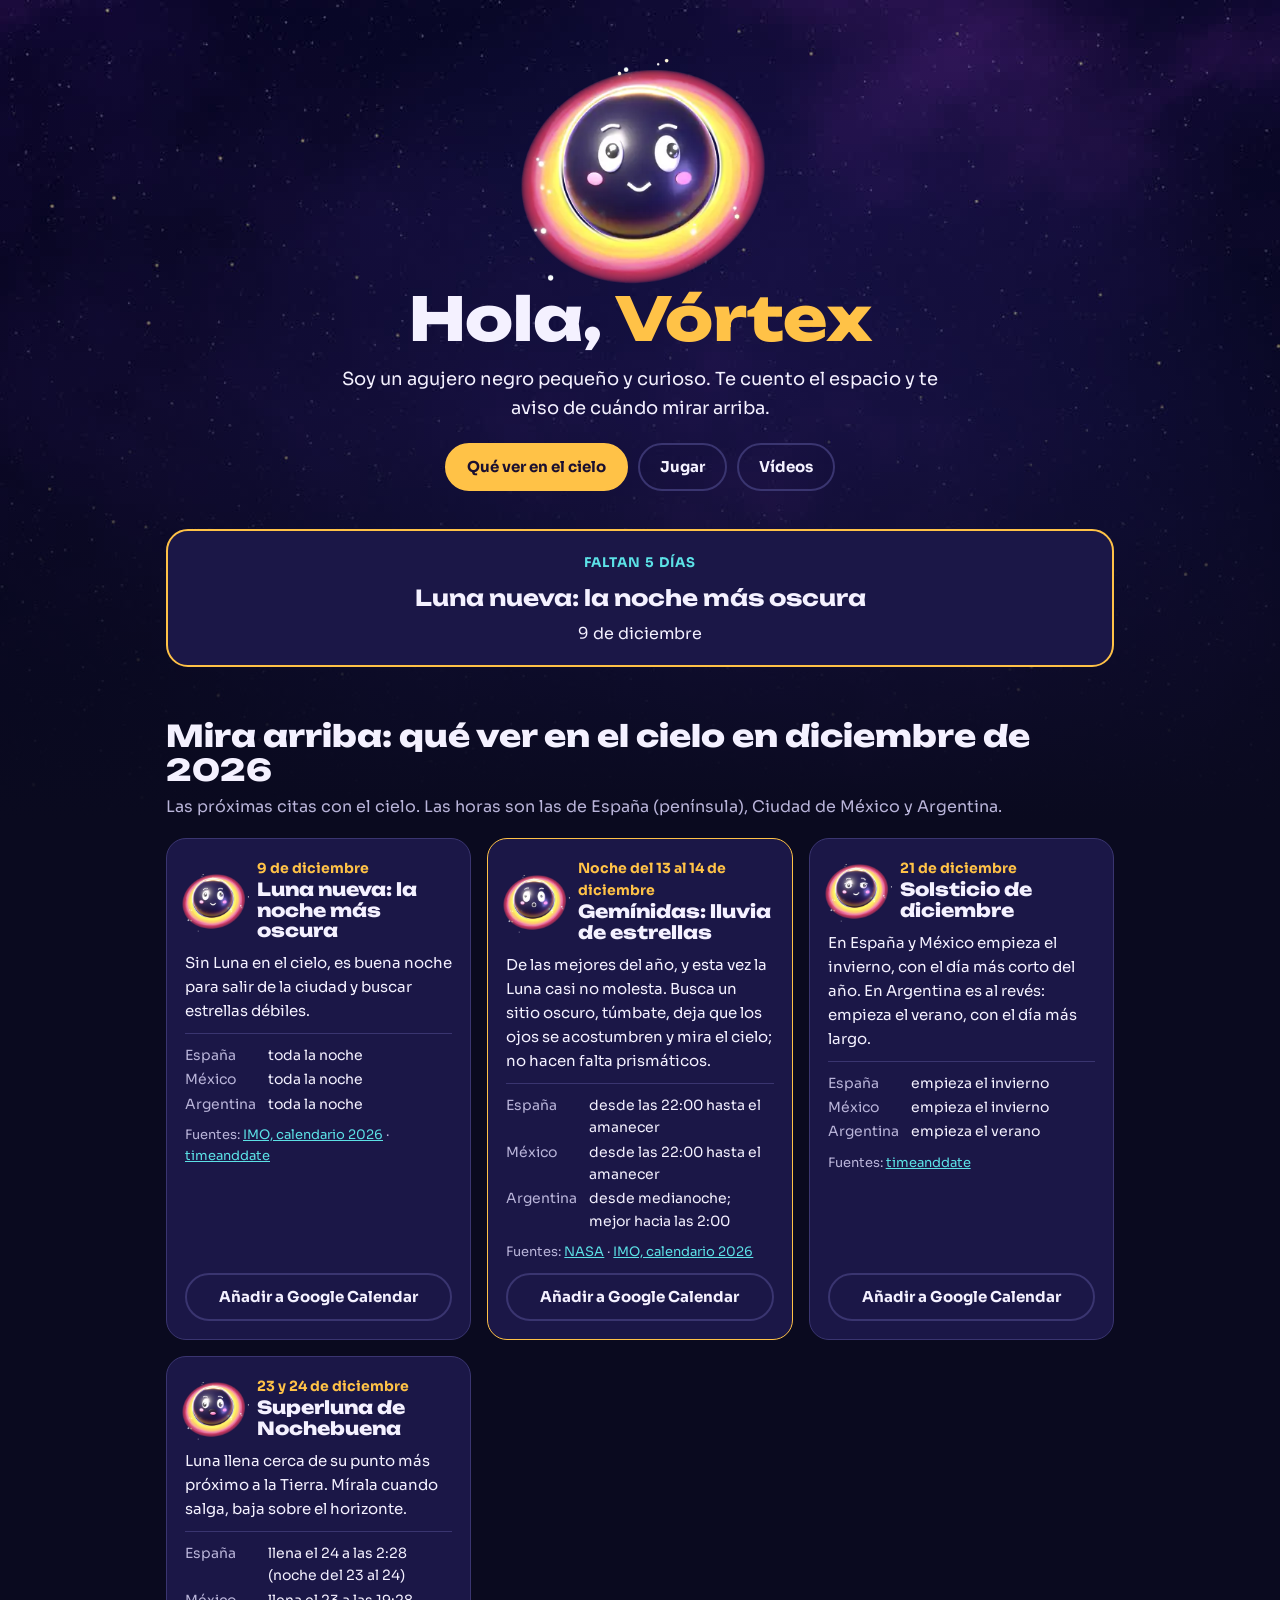
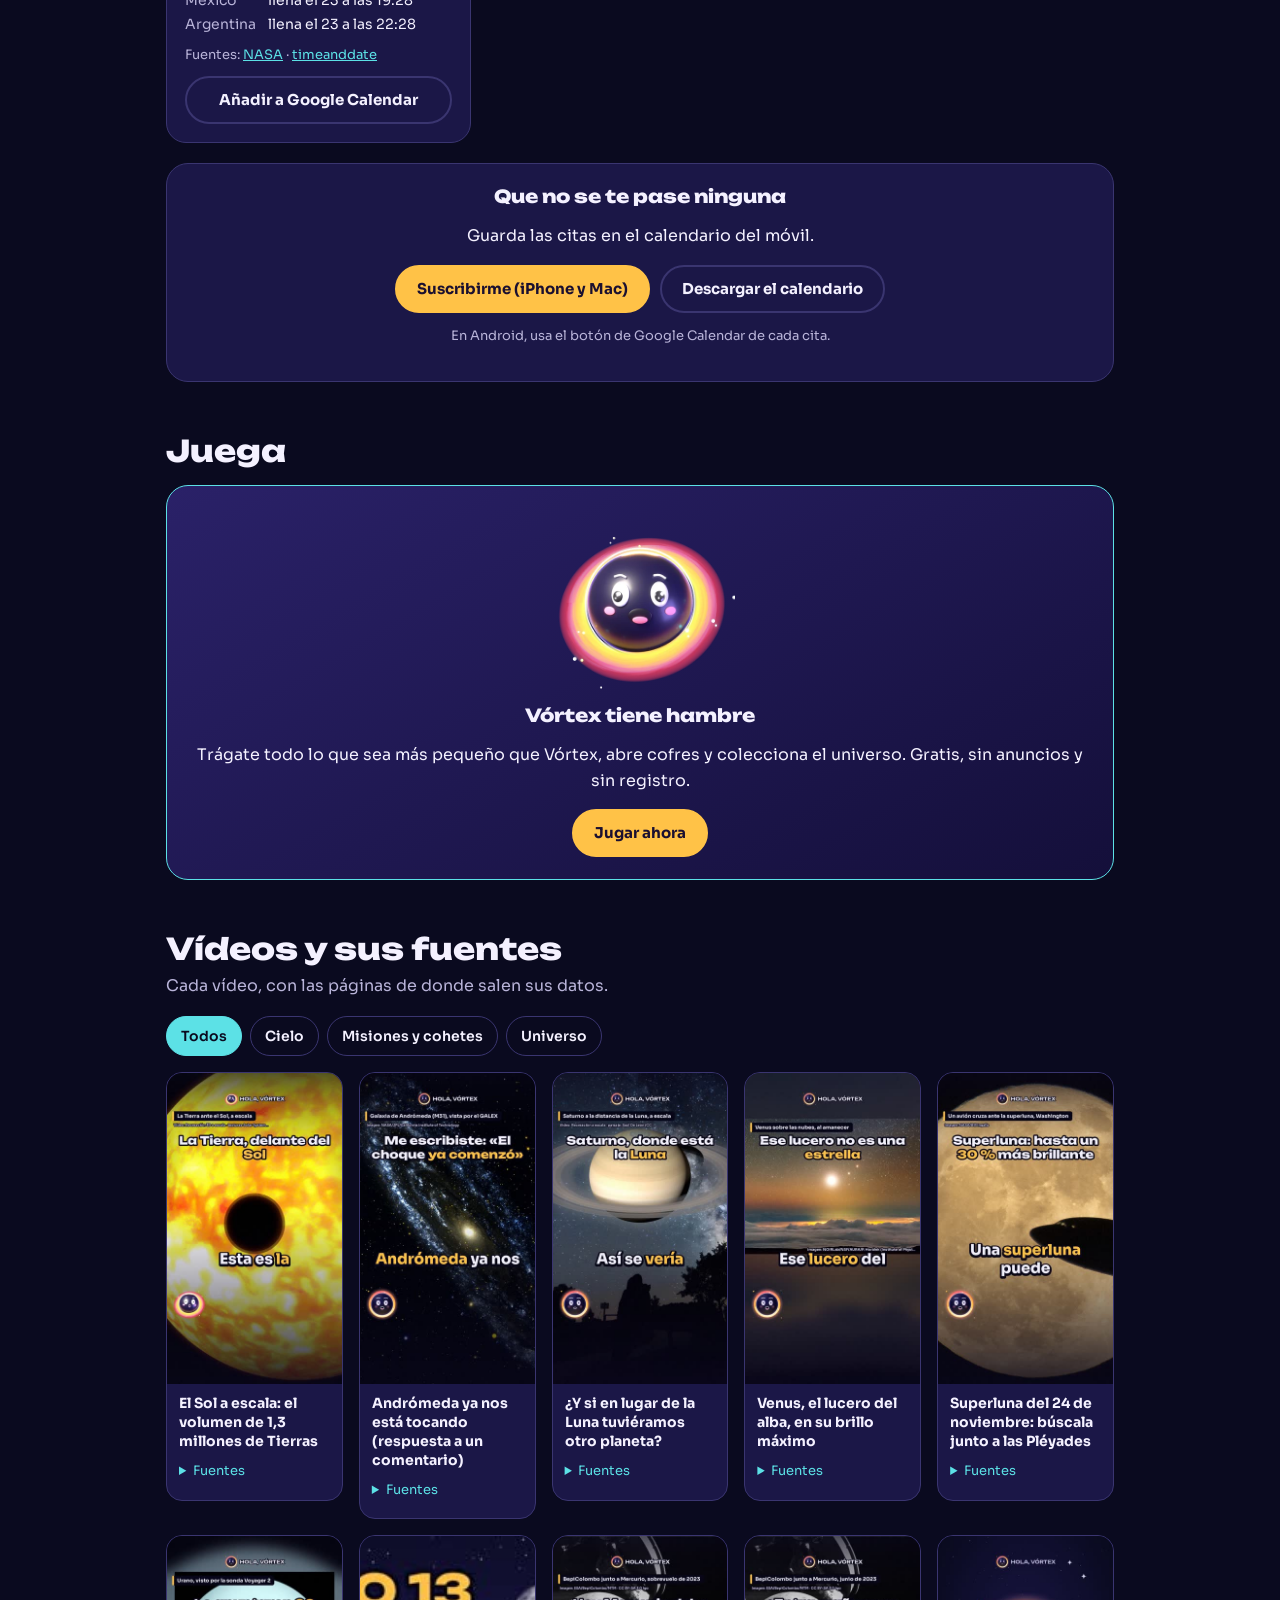
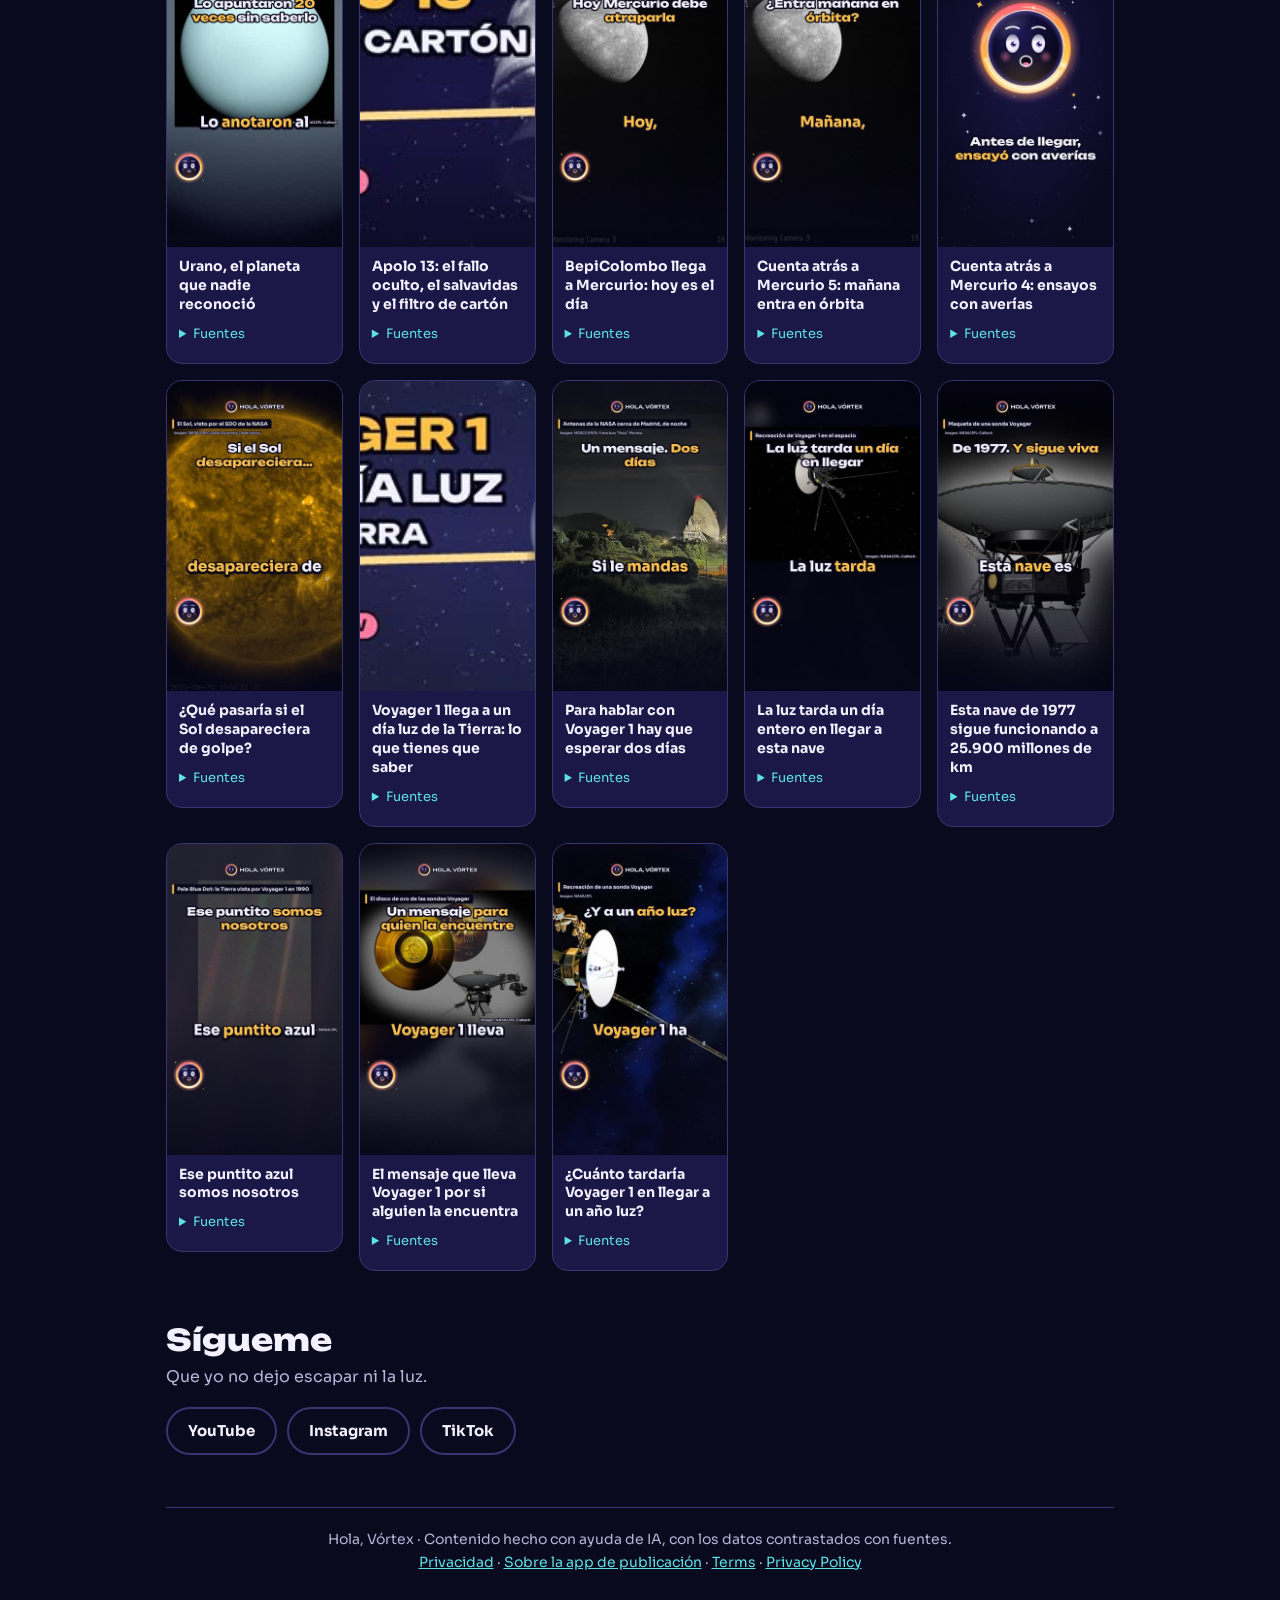
<file: index.html>
<!doctype html>
<html lang="es">
<head>
<meta charset="utf-8">
<meta name="viewport" content="width=device-width, initial-scale=1">
<title>Qué ver en el cielo en diciembre de 2026 | Hola, Vórtex</title>
<meta name="description" content="Lluvias de estrellas, Luna y citas del cielo con horas para España, México y Argentina. Vídeos del espacio y juego gratis.">
<link rel="canonical" href="https://nikepollito1-tech.github.io/hola-vortex/">
<meta property="og:type" content="website"><meta property="og:locale" content="es_ES"><meta property="og:site_name" content="Hola, Vórtex"><meta property="og:url" content="https://nikepollito1-tech.github.io/hola-vortex/">
<meta property="og:title" content="Qué ver en el cielo en diciembre de 2026 | Hola, Vórtex"><meta property="og:description" content="Lluvias de estrellas, Luna y citas del cielo con horas para España, México y Argentina. Vídeos del espacio y juego gratis.">
<meta property="og:image" content="https://nikepollito1-tech.github.io/hola-vortex/img/compartir.jpg"><meta property="og:image:width" content="1200"><meta property="og:image:height" content="630"><meta name="twitter:card" content="summary_large_image">
<meta name="theme-color" content="#0A0A1F">
<link rel="icon" type="image/png" href="img/3d/icono-64.png"><link rel="apple-touch-icon" href="img/3d/icono-180.png">
<link rel="preconnect" href="https://fonts.googleapis.com"><link href="https://fonts.googleapis.com/css2?family=Unbounded:wght@600;800&family=Sora:wght@400;600;700&display=swap" rel="stylesheet">
<link rel="stylesheet" href="sitio.css">
<script type="application/ld+json">{"@context": "https://schema.org", "@graph": [{"@type": "Organization", "@id": "https://nikepollito1-tech.github.io/hola-vortex/#marca", "name": "Hola, Vórtex", "url": "https://nikepollito1-tech.github.io/hola-vortex/", "logo": "https://nikepollito1-tech.github.io/hola-vortex/img/3d/icono-512.png", "sameAs": ["https://www.youtube.com/@holavortex0", "https://www.instagram.com/holavortex0/", "https://www.tiktok.com/@holavortex0"]}, {"@type": "WebSite", "name": "Hola, Vórtex", "url": "https://nikepollito1-tech.github.io/hola-vortex/", "inLanguage": "es", "publisher": {"@id": "https://nikepollito1-tech.github.io/hola-vortex/#marca"}}]}</script>
</head>
<body>
<main>
<header>
<picture><source media="(prefers-reduced-motion: reduce)" srcset="img/3d/curioso.webp"><img src="img/3d/vortex-anim.webp" width="380" height="380" alt="Vórtex, un agujero negro pequeño y curioso"></picture>
<h1>Hola, <span>Vórtex</span></h1>
<p>Soy un agujero negro pequeño y curioso. Te cuento el espacio y te aviso de cuándo mirar arriba.</p>
<div class="botones"><a class="boton si" href="#cielo">Qué ver en el cielo</a><a class="boton" href="juego/">Jugar</a><a class="boton" href="#videos">Vídeos</a></div>
</header>
<div class="proxima" id="proxima" hidden><small id="p-falta"></small><b id="p-titulo"></b><span id="p-fecha"></span></div>

<h2 id="cielo">Mira arriba: qué ver en el cielo en diciembre de 2026</h2>
<p class="intro">Las próximas citas con el cielo. Las horas son las de España (península), Ciudad de México y Argentina.</p>
<div class="rejilla"><article class="cita" data-desde="2026-12-09" data-hasta="2026-12-09" data-titulo="Luna nueva: la noche más oscura" data-fecha="9 de diciembre"><div class="cab"><img src="img/3d/curioso.webp" alt=""><div><time datetime="2026-12-09">9 de diciembre</time><h3><a href="luna-nueva-diciembre-2026.html">Luna nueva: la noche más oscura</a></h3></div></div><p>Sin Luna en el cielo, es buena noche para salir de la ciudad y buscar estrellas débiles.</p><dl><dt>España</dt><dd>toda la noche</dd><dt>México</dt><dd>toda la noche</dd><dt>Argentina</dt><dd>toda la noche</dd></dl><div class="fuentes">Fuentes: <a href="https://www.imo.net/files/meteor-shower/cal2026.pdf" target="_blank" rel="noopener">IMO, calendario 2026</a> · <a href="https://www.timeanddate.com/moon/phases/" target="_blank" rel="noopener">timeanddate</a></div><a class="boton" href="https://calendar.google.com/calendar/render?action=TEMPLATE&amp;text=Luna+nueva%3A+la+noche+m%C3%A1s+oscura&amp;dates=20261209%2F20261210&amp;details=Sin+Luna+en+el+cielo%2C+es+buena+noche+para+salir+de+la+ciudad+y+buscar+estrellas+d%C3%A9biles.%0AEspa%C3%B1a%3A+toda+la+noche+%C2%B7+M%C3%A9xico%3A+toda+la+noche+%C2%B7+Argentina%3A+toda+la+noche%0Ahttps%3A%2F%2Fnikepollito1-tech.github.io%2Fhola-vortex%2F" target="_blank" rel="noopener">Añadir a Google Calendar</a></article><article class="cita destacada" data-desde="2026-12-13" data-hasta="2026-12-14" data-titulo="Gemínidas: lluvia de estrellas" data-fecha="Noche del 13 al 14 de diciembre"><div class="cab"><img src="img/3d/sorprendido.webp" alt=""><div><time datetime="2026-12-13">Noche del 13 al 14 de diciembre</time><h3><a href="geminidas-2026.html">Gemínidas: lluvia de estrellas</a></h3></div></div><p>De las mejores del año, y esta vez la Luna casi no molesta. Busca un sitio oscuro, túmbate, deja que los ojos se acostumbren y mira el cielo; no hacen falta prismáticos.</p><dl><dt>España</dt><dd>desde las 22:00 hasta el amanecer</dd><dt>México</dt><dd>desde las 22:00 hasta el amanecer</dd><dt>Argentina</dt><dd>desde medianoche; mejor hacia las 2:00</dd></dl><div class="fuentes">Fuentes: <a href="https://science.nasa.gov/solar-system/meteors-meteorites/geminids/" target="_blank" rel="noopener">NASA</a> · <a href="https://www.imo.net/files/meteor-shower/cal2026.pdf" target="_blank" rel="noopener">IMO, calendario 2026</a></div><a class="boton" href="https://calendar.google.com/calendar/render?action=TEMPLATE&amp;text=Gem%C3%ADnidas%3A+lluvia+de+estrellas&amp;dates=20261213%2F20261215&amp;details=De+las+mejores+del+a%C3%B1o%2C+y+esta+vez+la+Luna+casi+no+molesta.+Busca+un+sitio+oscuro%2C+t%C3%BAmbate%2C+deja+que+los+ojos+se+acostumbren+y+mira+el+cielo%3B+no+hacen+falta+prism%C3%A1ticos.%0AEspa%C3%B1a%3A+desde+las+22%3A00+hasta+el+amanecer+%C2%B7+M%C3%A9xico%3A+desde+las+22%3A00+hasta+el+amanecer+%C2%B7+Argentina%3A+desde+medianoche%3B+mejor+hacia+las+2%3A00%0Ahttps%3A%2F%2Fnikepollito1-tech.github.io%2Fhola-vortex%2F" target="_blank" rel="noopener">Añadir a Google Calendar</a></article><article class="cita" data-desde="2026-12-21" data-hasta="2026-12-21" data-titulo="Solsticio de diciembre" data-fecha="21 de diciembre"><div class="cab"><img src="img/3d/picaro.webp" alt=""><div><time datetime="2026-12-21">21 de diciembre</time><h3><a href="solsticio-diciembre-2026.html">Solsticio de diciembre</a></h3></div></div><p>En España y México empieza el invierno, con el día más corto del año. En Argentina es al revés: empieza el verano, con el día más largo.</p><dl><dt>España</dt><dd>empieza el invierno</dd><dt>México</dt><dd>empieza el invierno</dd><dt>Argentina</dt><dd>empieza el verano</dd></dl><div class="fuentes">Fuentes: <a href="https://www.timeanddate.com/holidays/seasons/december-solstice" target="_blank" rel="noopener">timeanddate</a></div><a class="boton" href="https://calendar.google.com/calendar/render?action=TEMPLATE&amp;text=Solsticio+de+diciembre&amp;dates=20261221%2F20261222&amp;details=En+Espa%C3%B1a+y+M%C3%A9xico+empieza+el+invierno%2C+con+el+d%C3%ADa+m%C3%A1s+corto+del+a%C3%B1o.+En+Argentina+es+al+rev%C3%A9s%3A+empieza+el+verano%2C+con+el+d%C3%ADa+m%C3%A1s+largo.%0AEspa%C3%B1a%3A+empieza+el+invierno+%C2%B7+M%C3%A9xico%3A+empieza+el+invierno+%C2%B7+Argentina%3A+empieza+el+verano%0Ahttps%3A%2F%2Fnikepollito1-tech.github.io%2Fhola-vortex%2F" target="_blank" rel="noopener">Añadir a Google Calendar</a></article><article class="cita" data-desde="2026-12-23" data-hasta="2026-12-24" data-titulo="Superluna de Nochebuena" data-fecha="23 y 24 de diciembre"><div class="cab"><img src="img/3d/hambriento.webp" alt=""><div><time datetime="2026-12-23">23 y 24 de diciembre</time><h3><a href="superluna-diciembre-2026.html">Superluna de Nochebuena</a></h3></div></div><p>Luna llena cerca de su punto más próximo a la Tierra. Mírala cuando salga, baja sobre el horizonte.</p><dl><dt>España</dt><dd>llena el 24 a las 2:28 (noche del 23 al 24)</dd><dt>México</dt><dd>llena el 23 a las 19:28</dd><dt>Argentina</dt><dd>llena el 23 a las 22:28</dd></dl><div class="fuentes">Fuentes: <a href="https://science.nasa.gov/?p=142093" target="_blank" rel="noopener">NASA</a> · <a href="https://www.timeanddate.com/moon/phases/" target="_blank" rel="noopener">timeanddate</a></div><a class="boton" href="https://calendar.google.com/calendar/render?action=TEMPLATE&amp;text=Superluna+de+Nochebuena&amp;dates=20261223%2F20261225&amp;details=Luna+llena+cerca+de+su+punto+m%C3%A1s+pr%C3%B3ximo+a+la+Tierra.+M%C3%ADrala+cuando+salga%2C+baja+sobre+el+horizonte.%0AEspa%C3%B1a%3A+llena+el+24+a+las+2%3A28+%28noche+del+23+al+24%29+%C2%B7+M%C3%A9xico%3A+llena+el+23+a+las+19%3A28+%C2%B7+Argentina%3A+llena+el+23+a+las+22%3A28%0Ahttps%3A%2F%2Fnikepollito1-tech.github.io%2Fhola-vortex%2F" target="_blank" rel="noopener">Añadir a Google Calendar</a></article></div>
<p class="intro" id="sin-citas" hidden>Estoy preparando las próximas citas.</p>
<div class="caja-cal"><h3>Que no se te pase ninguna</h3><p>Guarda las citas en el calendario del móvil.</p>
<div class="botones"><a class="boton si" href="webcal://nikepollito1-tech.github.io/hola-vortex/cielo.ics">Suscribirme (iPhone y Mac)</a><a class="boton" href="cielo.ics" download>Descargar el calendario</a></div>
<p class="fuentes">En Android, usa el botón de Google Calendar de cada cita.</p></div>

<h2 id="juego">Juega</h2>
<div class="juego"><img src="img/3d/hambriento.webp" alt=""><h3>Vórtex tiene hambre</h3>
<p>Trágate todo lo que sea más pequeño que Vórtex, abre cofres y colecciona el universo. Gratis, sin anuncios y sin registro.</p>
<div class="botones"><a class="boton si" href="juego/">Jugar ahora</a></div></div>

<h2 id="videos">Vídeos y sus fuentes</h2>
<p class="intro">Cada vídeo, con las páginas de donde salen sus datos.</p>
<div class="filtros"><button type="button" aria-pressed="true" data-f="Todos">Todos</button><button type="button" aria-pressed="false" data-f="Cielo">Cielo</button><button type="button" aria-pressed="false" data-f="Misiones y cohetes">Misiones y cohetes</button><button type="button" aria-pressed="false" data-f="Universo">Universo</button></div>
<div class="videos"><article class="video" data-tema="Universo"><a href="https://www.youtube.com/shorts/cPbqgMrOTJI" target="_blank" rel="noopener"><img src="portadas/cPbqgMrOTJI.jpg" alt="Ver el vídeo: El Sol a escala: el volumen de 1,3 millones de Tierras" loading="lazy" width="360" height="640"></a><div><b>El Sol a escala: el volumen de 1,3 millones de Tierras</b><details><summary>Fuentes</summary><ul><li><a href="https://nssdc.gsfc.nasa.gov/planetary/factsheet/sunfact.html" target="_blank" rel="noopener">nssdc.gsfc.nasa.gov</a></li><li><a href="https://nssdc.gsfc.nasa.gov/planetary/factsheet/" target="_blank" rel="noopener">nssdc.gsfc.nasa.gov</a></li><li><a href="https://nssdc.gsfc.nasa.gov/planetary/factsheet/satringfact.html" target="_blank" rel="noopener">nssdc.gsfc.nasa.gov</a></li></ul></details></div></article><article class="video" data-tema="Universo"><a href="https://www.youtube.com/shorts/x45qqlBt1VA" target="_blank" rel="noopener"><img src="portadas/x45qqlBt1VA.jpg" alt="Ver el vídeo: Andrómeda ya nos está tocando (respuesta a un comentario)" loading="lazy" width="360" height="640"></a><div><b>Andrómeda ya nos está tocando (respuesta a un comentario)</b><details><summary>Fuentes</summary><ul><li><a href="https://science.nasa.gov/missions/hubble/hubble-maps-giant-halo-around-andromeda-galaxy/" target="_blank" rel="noopener">science.nasa.gov</a></li><li><a href="https://science.nd.edu/news/galactic-halos-touching-comprehensive-map-of-andromeda-halo-shows" target="_blank" rel="noopener">science.nd.edu</a></li><li><a href="https://esahubble.org/images/opo2046a/" target="_blank" rel="noopener">esahubble.org</a></li><li><a href="https://esahubble.org/news/heic2508/" target="_blank" rel="noopener">esahubble.org</a></li></ul></details></div></article><article class="video" data-tema="Cielo"><a href="https://www.youtube.com/shorts/bPjAvJYPWN8" target="_blank" rel="noopener"><img src="portadas/bPjAvJYPWN8.jpg" alt="Ver el vídeo: ¿Y si en lugar de la Luna tuviéramos otro planeta?" loading="lazy" width="360" height="640"></a><div><b>¿Y si en lugar de la Luna tuviéramos otro planeta?</b><details><summary>Fuentes</summary><ul><li><a href="https://nssdc.gsfc.nasa.gov/planetary/factsheet/" target="_blank" rel="noopener">nssdc.gsfc.nasa.gov</a></li><li><a href="https://nssdc.gsfc.nasa.gov/planetary/factsheet/moonfact.html" target="_blank" rel="noopener">nssdc.gsfc.nasa.gov</a></li><li><a href="https://nssdc.gsfc.nasa.gov/planetary/factsheet/satringfact.html" target="_blank" rel="noopener">nssdc.gsfc.nasa.gov</a></li></ul></details></div></article><article class="video" data-tema="Cielo"><a href="https://www.youtube.com/shorts/3zC6SDOyMSM" target="_blank" rel="noopener"><img src="portadas/3zC6SDOyMSM.jpg" alt="Ver el vídeo: Venus, el lucero del alba, en su brillo máximo" loading="lazy" width="360" height="640"></a><div><b>Venus, el lucero del alba, en su brillo máximo</b><details><summary>Fuentes</summary><ul><li><a href="https://science.nasa.gov/venus/venus-facts/" target="_blank" rel="noopener">science.nasa.gov</a></li><li><a href="https://nssdc.gsfc.nasa.gov/planetary/factsheet/venusfact.html" target="_blank" rel="noopener">nssdc.gsfc.nasa.gov</a></li><li><a href="https://earthsky.org/astronomy-essentials/venus-brightest-greatest-brilliancy-greatest-illuminated-extent-2/" target="_blank" rel="noopener">earthsky.org</a></li><li><a href="https://www.sterngucker.de/en/planets/venus/" target="_blank" rel="noopener">sterngucker.de</a></li><li><a href="https://whenthecurveslineup.com/2026/10/30/2026-november-6-29-watch-venus-loop-past-spica-before-sunrise/" target="_blank" rel="noopener">whenthecurveslineup.com</a></li></ul></details></div></article><article class="video" data-tema="Cielo"><a href="https://www.youtube.com/shorts/ouI0ZCGG42A" target="_blank" rel="noopener"><img src="portadas/ouI0ZCGG42A.jpg" alt="Ver el vídeo: Superluna del 24 de noviembre: búscala junto a las Pléyades" loading="lazy" width="360" height="640"></a><div><b>Superluna del 24 de noviembre: búscala junto a las Pléyades</b><details><summary>Fuentes</summary><ul><li><a href="https://science.nasa.gov/moon/supermoons/" target="_blank" rel="noopener">science.nasa.gov</a></li><li><a href="https://starwalk.space/en/news/full-moon-november" target="_blank" rel="noopener">starwalk.space</a></li><li><a href="https://www.nationalgeographic.com/science/article/november-2026-supermoon" target="_blank" rel="noopener">nationalgeographic.com</a></li><li><a href="https://www.space.com/stargazing/november-full-moon-2026-when-where-and-how-to-see-the-beaver-moon" target="_blank" rel="noopener">space.com</a></li><li><a href="https://earthsky.org/moon-phases/november-full-moon/" target="_blank" rel="noopener">earthsky.org</a></li></ul></details></div></article><article class="video" data-tema="Universo"><a href="https://www.youtube.com/shorts/sqrBPGQGMb0" target="_blank" rel="noopener"><img src="portadas/sqrBPGQGMb0.jpg" alt="Ver el vídeo: Urano, el planeta que nadie reconoció" loading="lazy" width="360" height="640"></a><div><b>Urano, el planeta que nadie reconoció</b><details><summary>Fuentes</summary><ul><li><a href="https://www.universetoday.com/articles/feast-your-eyes-on-uranus-at-opposition-this-thanksgiving-2026" target="_blank" rel="noopener">universetoday.com</a></li></ul></details></div></article><article class="video" data-tema="Misiones y cohetes"><a href="https://youtu.be/RPnl6T-jzGE" target="_blank" rel="noopener"><img src="portadas/RPnl6T-jzGE.jpg" alt="Ver el vídeo: Apolo 13: el fallo oculto, el salvavidas y el filtro de cartón" loading="lazy" width="360" height="640"></a><div><b>Apolo 13: el fallo oculto, el salvavidas y el filtro de cartón</b><details><summary>Fuentes</summary><ul><li><a href="https://www.nasa.gov/missions/apollo/apollo-13-mission-details/" target="_blank" rel="noopener">nasa.gov</a></li><li><a href="https://nssdc.gsfc.nasa.gov/planetary/lunar/ap13acc.html" target="_blank" rel="noopener">nssdc.gsfc.nasa.gov</a></li><li><a href="https://nssdc.gsfc.nasa.gov/planetary/lunar/ap13chrono.html" target="_blank" rel="noopener">nssdc.gsfc.nasa.gov</a></li><li><a href="https://commons.wikimedia.org/wiki/File:Apollo13-wehaveaproblem_edit_1.ogg" target="_blank" rel="noopener">commons.wikimedia.org</a></li></ul></details></div></article><article class="video" data-tema="Misiones y cohetes"><a href="https://www.youtube.com/shorts/uZ2y49E2bK0" target="_blank" rel="noopener"><img src="portadas/uZ2y49E2bK0.jpg" alt="Ver el vídeo: BepiColombo llega a Mercurio: hoy es el día" loading="lazy" width="360" height="640"></a><div><b>BepiColombo llega a Mercurio: hoy es el día</b><details><summary>Fuentes</summary><ul><li><a href="https://www.esa.int/Science_Exploration/Space_Science/BepiColombo/Latest_updates_BepiColombo_s_arrival_at_Mercury" target="_blank" rel="noopener">esa.int</a></li><li><a href="https://www.esa.int/Science_Exploration/Space_Science/BepiColombo/BepiColombo_begins_Mercury_arrival_with_MTM_separation_success" target="_blank" rel="noopener">esa.int</a></li></ul></details></div></article><article class="video" data-tema="Misiones y cohetes"><a href="https://www.youtube.com/shorts/FPNnLdZRItY" target="_blank" rel="noopener"><img src="portadas/FPNnLdZRItY.jpg" alt="Ver el vídeo: Cuenta atrás a Mercurio 5: mañana entra en órbita" loading="lazy" width="360" height="640"></a><div><b>Cuenta atrás a Mercurio 5: mañana entra en órbita</b><details><summary>Fuentes</summary><ul><li><a href="https://www.esa.int/Science_Exploration/Space_Science/BepiColombo/Latest_updates_BepiColombo_s_arrival_at_Mercury" target="_blank" rel="noopener">esa.int</a></li></ul></details></div></article><article class="video" data-tema="Misiones y cohetes"><a href="https://www.youtube.com/shorts/CiQq1ZDvapc" target="_blank" rel="noopener"><img src="portadas/CiQq1ZDvapc.jpg" alt="Ver el vídeo: Cuenta atrás a Mercurio 4: ensayos con averías" loading="lazy" width="360" height="640"></a><div><b>Cuenta atrás a Mercurio 4: ensayos con averías</b><details><summary>Fuentes</summary><ul><li><a href="https://www.esa.int/Science_Exploration/Space_Science/BepiColombo/Latest_updates_BepiColombo_s_arrival_at_Mercury" target="_blank" rel="noopener">esa.int</a></li></ul></details></div></article><article class="video" data-tema="Universo"><a href="https://www.youtube.com/shorts/v7t8AUDfExs" target="_blank" rel="noopener"><img src="portadas/v7t8AUDfExs.jpg" alt="Ver el vídeo: ¿Qué pasaría si el Sol desapareciera de golpe?" loading="lazy" width="360" height="640"></a><div><b>¿Qué pasaría si el Sol desapareciera de golpe?</b><details><summary>Fuentes</summary><ul><li><a href="https://science.nasa.gov/earth/facts/" target="_blank" rel="noopener">science.nasa.gov</a></li><li><a href="https://ligo.org/science-summaries/GW170817GRB/" target="_blank" rel="noopener">ligo.org</a></li><li><a href="https://science.nasa.gov/moon/moonlight/" target="_blank" rel="noopener">science.nasa.gov</a></li><li><a href="https://science.nasa.gov/mission/voyager/voyager-1/voyager-1-what-is-a-light-day/" target="_blank" rel="noopener">science.nasa.gov</a></li><li><a href="https://www.astronomy.com/science/if-the-sun-suddenly-disappeared-it-would-take-about-eight-minutes-for-earth-to-become-dark-due-to-the-speed-of-light-how-long-would-it-take-to-feel-the-absence-of-the-suns-gravity/" target="_blank" rel="noopener">astronomy.com</a></li></ul></details></div></article><article class="video" data-tema="Misiones y cohetes"><a href="https://youtu.be/IX63w2TN9uo" target="_blank" rel="noopener"><img src="portadas/IX63w2TN9uo.jpg" alt="Ver el vídeo: Voyager 1 llega a un día luz de la Tierra: lo que tienes que saber" loading="lazy" width="360" height="640"></a><div><b>Voyager 1 llega a un día luz de la Tierra: lo que tienes que saber</b><details><summary>Fuentes</summary><ul><li><a href="https://science.nasa.gov/mission/voyager/voyager-1/voyager-1-what-is-a-light-day/" target="_blank" rel="noopener">science.nasa.gov</a></li><li><a href="https://science.nasa.gov/mission/voyager/voyager-1/" target="_blank" rel="noopener">science.nasa.gov</a></li><li><a href="https://www.sciencedaily.com/releases/2026/11/261103003152.htm" target="_blank" rel="noopener">sciencedaily.com</a></li><li><a href="https://science.nasa.gov/blogs/voyager/2026/10/29/nasas-voyager-1-conserves-power-resolves-brief-communications-pause/" target="_blank" rel="noopener">science.nasa.gov</a></li><li><a href="https://science.nasa.gov/mission/voyager/golden-record-contents/" target="_blank" rel="noopener">science.nasa.gov</a></li></ul></details></div></article><article class="video" data-tema="Misiones y cohetes"><a href="https://www.youtube.com/shorts/_IMA0rr1TD4" target="_blank" rel="noopener"><img src="portadas/_IMA0rr1TD4.jpg" alt="Ver el vídeo: Para hablar con Voyager 1 hay que esperar dos días" loading="lazy" width="360" height="640"></a><div><b>Para hablar con Voyager 1 hay que esperar dos días</b><details><summary>Fuentes</summary><ul><li><a href="https://www.sciencedaily.com/releases/2026/11/261103003152.htm" target="_blank" rel="noopener">sciencedaily.com</a></li><li><a href="https://www.nasa.gov/directorates/heo/scan/services/networks/deep_space_network/about" target="_blank" rel="noopener">nasa.gov</a></li></ul></details></div></article><article class="video" data-tema="Misiones y cohetes"><a href="https://www.youtube.com/shorts/_xIzo4X1-K4" target="_blank" rel="noopener"><img src="portadas/_xIzo4X1-K4.jpg" alt="Ver el vídeo: La luz tarda un día entero en llegar a esta nave" loading="lazy" width="360" height="640"></a><div><b>La luz tarda un día entero en llegar a esta nave</b><details><summary>Fuentes</summary><ul><li><a href="https://science.nasa.gov/mission/voyager/voyager-1/voyager-1-what-is-a-light-day/" target="_blank" rel="noopener">science.nasa.gov</a></li><li><a href="https://earthsky.org/space/voyager-1-1-light-day-from-earth-november-17-18-2026/" target="_blank" rel="noopener">earthsky.org</a></li></ul></details></div></article><article class="video" data-tema="Misiones y cohetes"><a href="https://www.youtube.com/shorts/_xTWxLP7SwE" target="_blank" rel="noopener"><img src="portadas/_xTWxLP7SwE.jpg" alt="Ver el vídeo: Esta nave de 1977 sigue funcionando a 25.900 millones de km" loading="lazy" width="360" height="640"></a><div><b>Esta nave de 1977 sigue funcionando a 25.900 millones de km</b><details><summary>Fuentes</summary><ul><li><a href="https://www.sciencedaily.com/releases/2026/11/261103003152.htm" target="_blank" rel="noopener">sciencedaily.com</a></li><li><a href="https://earthsky.org/space/voyager-1-1-light-day-from-earth-november-17-18-2026/" target="_blank" rel="noopener">earthsky.org</a></li></ul></details></div></article><article class="video" data-tema="Universo"><a href="https://www.youtube.com/shorts/fG4CGZCn77k" target="_blank" rel="noopener"><img src="portadas/fG4CGZCn77k.jpg" alt="Ver el vídeo: Ese puntito azul somos nosotros" loading="lazy" width="360" height="640"></a><div><b>Ese puntito azul somos nosotros</b><details><summary>Fuentes</summary><ul><li><a href="https://science.nasa.gov/mission/voyager/voyager-1s-pale-blue-dot/" target="_blank" rel="noopener">science.nasa.gov</a></li><li><a href="https://science.nasa.gov/mission/voyager/voyager-1/voyager-1-what-is-a-light-day/" target="_blank" rel="noopener">science.nasa.gov</a></li></ul></details></div></article><article class="video" data-tema="Misiones y cohetes"><a href="https://www.youtube.com/shorts/zq4oDwL04-c" target="_blank" rel="noopener"><img src="portadas/zq4oDwL04-c.jpg" alt="Ver el vídeo: El mensaje que lleva Voyager 1 por si alguien la encuentra" loading="lazy" width="360" height="640"></a><div><b>El mensaje que lleva Voyager 1 por si alguien la encuentra</b><details><summary>Fuentes</summary><ul><li><a href="https://science.nasa.gov/mission/voyager/golden-record-contents/" target="_blank" rel="noopener">science.nasa.gov</a></li><li><a href="https://science.nasa.gov/mission/voyager/voyager-1/voyager-1-what-is-a-light-day/" target="_blank" rel="noopener">science.nasa.gov</a></li></ul></details></div></article><article class="video" data-tema="Misiones y cohetes"><a href="https://www.youtube.com/shorts/aeMgvxwxdEE" target="_blank" rel="noopener"><img src="portadas/aeMgvxwxdEE.jpg" alt="Ver el vídeo: ¿Cuánto tardaría Voyager 1 en llegar a un año luz?" loading="lazy" width="360" height="640"></a><div><b>¿Cuánto tardaría Voyager 1 en llegar a un año luz?</b><details><summary>Fuentes</summary><ul><li><a href="https://science.nasa.gov/mission/voyager/voyager-1/voyager-1-what-is-a-light-day/" target="_blank" rel="noopener">science.nasa.gov</a></li></ul></details></div></article></div>

<h2>Sígueme</h2>
<p class="intro">Que yo no dejo escapar ni la luz.</p>
<div class="botones" style="justify-content:flex-start"><a class="boton" href="https://www.youtube.com/@holavortex0" target="_blank" rel="noopener">YouTube</a><a class="boton" href="https://www.instagram.com/holavortex0/" target="_blank" rel="noopener">Instagram</a><a class="boton" href="https://www.tiktok.com/@holavortex0" target="_blank" rel="noopener">TikTok</a></div>
<footer>Hola, Vórtex · Contenido hecho con ayuda de IA, con los datos contrastados con fuentes.<br>
<a href="privacidad-web.html">Privacidad</a> · <a href="app.html">Sobre la app de publicación</a> · <a href="terms.html">Terms</a> · <a href="privacy.html">Privacy Policy</a></footer>
<script>
(function(){
  var d=new Date(), hoy=new Date(d.getTime()-d.getTimezoneOffset()*60000).toISOString().slice(0,10);
  var vivas=[].filter.call(document.querySelectorAll(".cita"),function(c){ c.hidden=c.dataset.hasta<hoy; return !c.hidden; });
  document.getElementById("sin-citas").hidden=vivas.length>0;
  var p=vivas[0];
  if(p){
    var n=Math.round((Date.parse(p.dataset.desde)-Date.parse(hoy))/86400000);
    document.getElementById("p-falta").textContent=n<=0?"Es ahora":n===1?"Mañana":"Faltan "+n+" días";
    document.getElementById("p-titulo").textContent=p.dataset.titulo;
    document.getElementById("p-fecha").textContent=p.dataset.fecha;
    document.getElementById("proxima").hidden=false;
  }
  var bs=document.querySelectorAll(".filtros button");
  bs.forEach(function(b){ b.addEventListener("click",function(){
    bs.forEach(function(x){ x.setAttribute("aria-pressed",x===b); });
    document.querySelectorAll(".video").forEach(function(v){ v.hidden=b.dataset.f!=="Todos"&&v.dataset.tema!==b.dataset.f; });
  }); });
})();
</script>
</main>
</body>
</html>
</file>
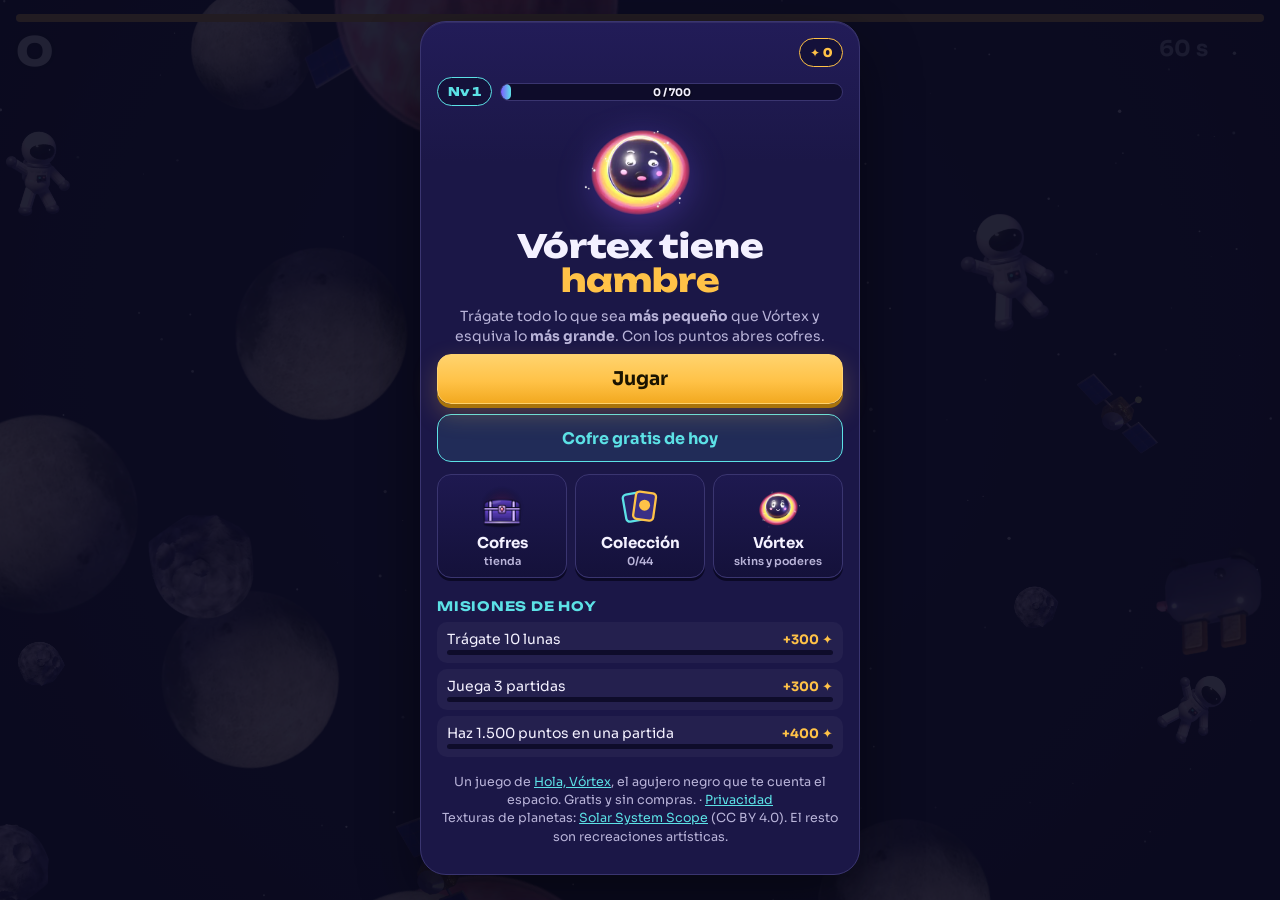
<file: juego/index.html>
<!doctype html>
<html lang="es">
<head>
<meta charset="utf-8">
<meta name="viewport" content="width=device-width, initial-scale=1, maximum-scale=1, user-scalable=no, viewport-fit=cover">

<meta name="theme-color" content="#0A0A1F">
<link rel="icon" type="image/png" href="img3d/icono-64.png"><link rel="apple-touch-icon" href="img3d/icono-180.png">
<link rel="preconnect" href="https://fonts.googleapis.com">
<link href="https://fonts.googleapis.com/css2?family=Unbounded:wght@600;800&family=Sora:wght@400;600;700&display=swap" rel="stylesheet">
<link rel="stylesheet" href="juego.css?v=11261411">
<style>#perfil,#aviso-cuenta,#top-inicio,#top-fin,#form-nombre,h2.sin-red{display:none!important}.barra-sup{justify-content:flex-end}</style>
<script>window.SIN_SERVIDOR=true</script>
<title>Vórtex tiene hambre: juego del espacio gratis y sin registro</title>
<meta name="description" content="Juega gratis en el móvil: eres un agujero negro, trágate lo pequeño, esquiva lo grande y colecciona planetas y galaxias.">
<link rel="canonical" href="https://nikepollito1-tech.github.io/hola-vortex/juego/">
<meta property="og:type" content="website"><meta property="og:locale" content="es_ES"><meta property="og:site_name" content="Hola, Vórtex"><meta property="og:url" content="https://nikepollito1-tech.github.io/hola-vortex/juego/">
<meta property="og:title" content="Vórtex tiene hambre: juego del espacio gratis y sin registro"><meta property="og:description" content="Juega gratis en el móvil: eres un agujero negro, trágate lo pequeño, esquiva lo grande y colecciona planetas y galaxias.">
<meta property="og:image" content="https://nikepollito1-tech.github.io/hola-vortex/img/compartir.jpg"><meta property="og:image:width" content="1200"><meta property="og:image:height" content="630"><meta name="twitter:card" content="summary_large_image">
<script type="application/ld+json">{"@context": "https://schema.org", "@type": "VideoGame", "name": "Vórtex tiene hambre", "url": "https://nikepollito1-tech.github.io/hola-vortex/juego/", "description": "Juega gratis en el móvil: eres un agujero negro, trágate lo pequeño, esquiva lo grande y colecciona planetas y galaxias.", "inLanguage": "es", "image": "https://nikepollito1-tech.github.io/hola-vortex/img/compartir.jpg", "gamePlatform": "Navegador web", "applicationCategory": "Game", "offers": {"@type": "Offer", "price": "0", "priceCurrency": "EUR"}, "publisher": {"@type": "Organization", "name": "Hola, Vórtex", "url": "https://nikepollito1-tech.github.io/hola-vortex/"}}</script>
</head>
<body>
<canvas id="lienzo" aria-label="Juego: arrastra el dedo para mover a Vórtex y trágate lo que sea más pequeño que él"></canvas>

<button id="sonido" type="button" aria-label="Activar o quitar el sonido"></button>

<!-- INICIO -->
<section class="pantalla" id="inicio" aria-labelledby="t-inicio">
  <div class="tarjeta">
    <div class="barra-sup">
      <button type="button" class="perfil" id="perfil"><img id="perfil-cara" src="img3d/curioso.webp" alt=""><span><b id="perfil-nombre">Invitado</b><small id="perfil-sub">Toca para crear tu cuenta</small></span></button>
      <span class="chip polvo" id="chip-polvo" title="Polvo estelar">0</span>
    </div>
    <div class="estado">
      <span class="chip nivel" id="chip-nivel">Nv 1</span>
      <div class="xp" aria-hidden="true"><i id="xp-barra"></i><b id="xp-txt"></b></div>
    </div>
    <img class="mascota" id="cara-inicio" src="img3d/hambriento.webp" alt="Vórtex, un agujero negro pequeño con cara de hambre">
    <h1 id="t-inicio">Vórtex tiene <span>hambre</span></h1>
    <p class="sub">Trágate todo lo que sea <b>más pequeño</b> que Vórtex y esquiva lo <b>más grande</b>. Con los puntos abres cofres.</p>
    <button class="si brilla" id="jugar" type="button">Jugar</button>
    <button class="aviso-cuenta" id="aviso-cuenta" type="button" hidden><b>Guarda tu progreso</b><span>Crea tu cuenta gratis y juega en cualquier móvil sin perder nada.</span></button>
    <button class="diario" id="diario" type="button" hidden></button>
    <div class="menu">
      <button type="button" id="ir-tienda"><img class="ic-menu" id="ic-cofre" alt=""><span>Cofres</span><small id="n-cofres"></small></button>
      <button type="button" id="ir-coleccion"><svg class="ic-menu" viewBox="0 0 48 48" aria-hidden="true"><rect x="7" y="9" width="22" height="30" rx="4" fill="#2A2168" stroke="#5CE1E6" stroke-width="2.5" transform="rotate(-10 18 24)"/><rect x="18" y="8" width="22" height="30" rx="4" fill="#3A2F86" stroke="#FFC247" stroke-width="2.5" transform="rotate(8 29 23)"/><circle cx="29" cy="22" r="6" fill="#FFC247"/></svg><span>Colección</span><small id="n-coleccion"></small></button>
      <button type="button" id="ir-vortex"><img class="ic-menu" id="ic-vortex" src="img3d/curioso.webp" alt=""><span>Vórtex</span><small>skins y poderes</small></button>
    </div>
    <h2>Misiones de hoy</h2>
    <ul class="misiones" id="misiones"></ul>
    <h2 class="sin-red">Mejores de la semana</h2>
    <ol id="top-inicio"><li class="vacio">Cargando…</li></ol>
    <p class="pie">Un juego de <a href="../">Hola, Vórtex</a>, el agujero negro que te cuenta el espacio. Gratis y sin compras. · <a href="privacidad.html">Privacidad</a><br>Texturas de planetas: <a href="https://www.solarsystemscope.com/textures/" target="_blank" rel="noopener">Solar System Scope</a> (CC BY 4.0). El resto son recreaciones artísticas.</p>
  </div>
</section>

<!-- CUENTA -->
<section class="pantalla" id="cuenta" hidden aria-labelledby="t-cuenta">
  <div class="tarjeta">
    <div class="cabecera"><button type="button" class="volver" data-ir="inicio" aria-label="Volver">←</button><h1 id="t-cuenta">Tu cuenta</h1></div>
    <div id="cuenta-fuera">
      <div class="pestanas" role="tablist">
        <button type="button" role="tab" id="tab-registro" aria-selected="true">Crear cuenta</button>
        <button type="button" role="tab" id="tab-entrar" aria-selected="false">Entrar</button>
      </div>
      <form id="f-registro" class="formulario" autocomplete="on">
        <p class="sub">Solo un nombre y una contraseña. No pedimos correo ni ningún otro dato. Lo que llevas jugado en este móvil pasa a tu cuenta.</p>
        <label for="r-nombre">Nombre de jugador</label>
        <input id="r-nombre" name="username" autocomplete="username" maxlength="12" minlength="3" required placeholder="De 3 a 12 letras o números">
        <label for="r-clave">Contraseña</label>
        <div class="con-ojo"><input id="r-clave" name="password" type="password" autocomplete="new-password" minlength="8" maxlength="128" required placeholder="Mínimo 8 caracteres"><button type="button" class="ojo" data-ojo="r-clave" aria-label="Ver la contraseña">Ver</button></div>
        <div class="fuerza" aria-hidden="true"><i id="r-fuerza"></i></div>
        <label class="check"><input type="checkbox" id="r-edad" required> <span>Tengo 14 años o más, o permiso de mis padres. He leído la <a href="privacidad.html" target="_blank" rel="noopener">política de privacidad</a>.</span></label>
        <button type="submit" class="si">Crear cuenta</button>
        <div class="msg" role="status" id="r-msg"></div>
      </form>
      <form id="f-entrar" class="formulario" hidden autocomplete="on">
        <label for="e-nombre">Nombre de jugador</label>
        <input id="e-nombre" name="username" autocomplete="username" maxlength="12" required>
        <label for="e-clave">Contraseña</label>
        <div class="con-ojo"><input id="e-clave" name="password" type="password" autocomplete="current-password" maxlength="128" required><button type="button" class="ojo" data-ojo="e-clave" aria-label="Ver la contraseña">Ver</button></div>
        <button type="submit" class="si">Entrar</button>
        <div class="msg" role="status" id="e-msg"></div>
        <button type="button" class="enlace" id="ir-recuperar">He olvidado la contraseña</button>
      </form>
      <form id="f-recuperar" class="formulario" hidden autocomplete="off">
        <p class="sub">Escribe el código de recuperación que te dimos al crear la cuenta.</p>
        <label for="c-nombre">Nombre de jugador</label>
        <input id="c-nombre" autocomplete="username" maxlength="12" required>
        <label for="c-codigo">Código de recuperación</label>
        <input id="c-codigo" autocomplete="off" maxlength="24" required placeholder="XXXX-XXXX-XXXX-XXXX" class="codigo-in">
        <label for="c-nueva">Contraseña nueva</label>
        <input id="c-nueva" type="password" autocomplete="new-password" minlength="8" maxlength="128" required>
        <button type="submit" class="si">Cambiar contraseña</button>
        <div class="msg" role="status" id="c-msg"></div>
        <button type="button" class="enlace" id="volver-entrar">Volver</button>
      </form>
    </div>
    <div id="cuenta-dentro" hidden>
      <div class="ficha">
        <img id="ficha-cara" src="img3d/curioso.webp" alt="">
        <div><b id="ficha-nombre"></b><small id="ficha-desde"></small></div>
      </div>
      <div class="cifras">
        <div><b id="f-nivel">1</b><small>nivel</small></div>
        <div><b id="f-partidas">0</b><small>partidas</small></div>
        <div><b id="f-mejor">0</b><small>mejor marca</small></div>
        <div><b id="f-coleccion">0</b><small>colección</small></div>
      </div>
      <p class="sub sincro" id="f-sincro">Tu progreso se guarda solo en tu cuenta.</p>
      <details class="ajuste"><summary>Cambiar la contraseña</summary>
        <form id="f-clave" class="formulario">
          <label for="k-actual">Contraseña actual</label><input id="k-actual" type="password" autocomplete="current-password" required>
          <label for="k-nueva">Contraseña nueva</label><input id="k-nueva" type="password" autocomplete="new-password" minlength="8" required>
          <button type="submit">Cambiar</button><div class="msg" role="status" id="k-msg"></div>
        </form>
      </details>
      <details class="ajuste"><summary>Nuevo código de recuperación</summary>
        <form id="f-codigo" class="formulario">
          <p class="sub">El código anterior dejará de valer.</p>
          <label for="n-clave">Tu contraseña</label><input id="n-clave" type="password" autocomplete="current-password" required>
          <button type="submit">Generar código</button><div class="msg" role="status" id="n-msg"></div>
        </form>
      </details>
      <button type="button" id="salir" class="ancho">Cerrar sesión</button>
      <details class="ajuste peligro"><summary>Borrar mi cuenta</summary>
        <form id="f-borrar" class="formulario">
          <p class="sub">Se borran tu cuenta, tu progreso y tus puntuaciones. No se puede deshacer.</p>
          <label for="b-clave">Tu contraseña</label><input id="b-clave" type="password" autocomplete="current-password" required>
          <button type="submit" class="borrar">Borrar para siempre</button><div class="msg" role="status" id="b-msg"></div>
        </form>
      </details>
    </div>
  </div>
</section>

<!-- CÓDIGO DE RECUPERACIÓN (se enseña una vez) -->
<section class="pantalla opaca" id="codigo" hidden aria-labelledby="t-codigo">
  <div class="tarjeta">
    <img class="mascota" src="img3d/picaro.webp" alt="">
    <h1 id="t-codigo">¡Cuenta lista!</h1>
    <p class="sub">Guarda este <b>código de recuperación</b>. Si olvidas la contraseña, es la única forma de recuperar tu cuenta. Haz una captura o apúntalo.</p>
    <div class="codigo" id="codigo-txt"></div>
    <div class="fila"><button type="button" id="codigo-copiar">Copiar</button><button type="button" class="si" id="codigo-ok">Ya lo he guardado</button></div>
  </div>
</section>

<!-- TIENDA DE COFRES -->
<section class="pantalla" id="tienda" hidden aria-labelledby="t-tienda">
  <div class="tarjeta">
    <div class="cabecera"><button type="button" class="volver" data-ir="inicio" aria-label="Volver">←</button><h1 id="t-tienda">Cofres</h1><span class="chip polvo" id="polvo-tienda">0</span></div>
    <p class="sub">Se abren con <b>polvo estelar</b>: un punto en la partida es un polvo. Los repetidos te devuelven polvo.</p>
    <div id="lista-cofres"></div>
    <p class="pie">Aquí no hay dinero de verdad: los cofres solo se consiguen jugando.</p>
  </div>
</section>

<!-- APERTURA DE COFRE -->
<section class="pantalla opaca escena-cofre" id="cofre" hidden tabindex="-1" aria-live="polite">
  <canvas id="cofre-fx" aria-hidden="true"></canvas>
  <div class="cofre-ui" id="cofre-ui">
    <div class="cofre-cab"><span id="cofre-nombre"></span><span id="cofre-cuenta"></span></div>
    <div class="cofre-zona" id="cofre-zona"></div>
    <p class="toca" id="cofre-msg"></p>
    <div class="cofre-pila" id="cofre-pila" aria-hidden="true"></div>
    <div class="cofre-resumen-caja" id="cofre-final" hidden>
      <h2 class="titulo-final">Has conseguido</h2>
      <div class="resumen" id="cofre-resumen"></div>
      <p class="resumen-txt" id="cofre-resumen-txt"></p>
      <div class="fila" id="cofre-botones">
        <button type="button" id="cofre-otro">Abrir otro</button>
        <button type="button" class="si" id="cofre-salir">Seguir</button>
      </div>
    </div>
  </div>
  <button type="button" id="cofre-saltar" class="saltar">Saltar ›</button>
</section>

<!-- COLECCIÓN -->
<section class="pantalla" id="coleccion" hidden aria-labelledby="t-coleccion">
  <div class="tarjeta ancha">
    <div class="cabecera"><button type="button" class="volver" data-ir="inicio" aria-label="Volver">←</button><h1 id="t-coleccion">Colección</h1><span class="chip" id="total-coleccion">0/0</span></div>
    <div class="xp sola" aria-hidden="true"><i id="barra-coleccion"></i></div>
    <div id="rejillas"></div>
  </div>
</section>

<!-- DETALLE DE UNA CARTA -->
<section class="pantalla opaca" id="detalle" hidden>
  <div class="escena"><div class="carta grande" id="carta-detalle"></div><div class="fila"><button type="button" class="si" id="cerrar-detalle">Cerrar</button></div></div>
</section>

<!-- VÓRTEX: SKINS, ESTELAS Y HABILIDADES -->
<section class="pantalla" id="vortex" hidden aria-labelledby="t-vortex">
  <div class="tarjeta ancha">
    <div class="cabecera"><button type="button" class="volver" data-ir="inicio" aria-label="Volver">←</button><h1 id="t-vortex">Vórtex</h1><span class="chip polvo" id="polvo-vortex">0</span></div>
    <h2>Skins</h2>
    <div class="rejilla skins" id="lista-skins"></div>
    <h2>Estela</h2>
    <div class="opciones" id="lista-estelas"></div>
    <h2>Habilidades</h2>
    <p class="sub">Aparecen flotando durante la partida. Se desbloquean al subir de nivel.</p>
    <ul class="habilidades" id="lista-habilidades"></ul>
    <h2>Próximos premios</h2>
    <ul class="habilidades" id="lista-premios"></ul>
    <h2>Sonido</h2>
    <div class="opciones" id="lista-sonido"></div>
    <h2>Control</h2>
    <div class="opciones" id="lista-control"></div>
  </div>
</section>

<!-- FIN DE PARTIDA -->
<section class="pantalla" id="fin" hidden aria-labelledby="t-fin">
  <div class="tarjeta">
    <img class="mascota" id="cara-fin" src="img3d/picaro.webp" alt="">
    <h1 id="t-fin">¡Se acabó!</h1>
    <div class="puntos" id="puntos-fin">0</div>
    <div class="record" id="record-fin" hidden>¡Nuevo récord!</div>
    <p class="comido" id="resumen-fin"></p>
    <div class="ganado">
      <div class="estado"><span class="chip nivel" id="nivel-fin">Nv 1</span><div class="xp"><i id="xp-fin"></i><b id="xp-fin-txt"></b></div><span class="chip polvo" id="polvo-fin">+0</span></div>
      <ul class="premios" id="premios-fin"></ul>
    </div>
    <div class="fila">
      <button type="button" class="si" id="otra">Otra vez</button>
      <button type="button" id="fin-cofres">Cofres</button>
    </div>
    <p class="guardado-cuenta" id="guardado-cuenta" hidden></p>
    <form id="form-nombre">
      <label for="nombre">Tu nombre para la clasificación</label>
      <input id="nombre" name="nombre" maxlength="12" minlength="3" autocomplete="nickname" placeholder="De 3 a 12 letras" required>
      <div class="fila"><button id="guardar" type="submit">Guardar puntuación</button></div>
      <div class="msg" id="msg" role="status"></div>
    </form>
    <h2 class="sin-red">Mejores de la semana</h2>
    <ol id="top-fin"></ol>
    <div class="fila">
      <button id="retar" type="button">Retar a alguien</button>
      <button type="button" id="fin-inicio">Inicio</button>
    </div>
  </div>
</section>

<script src="tresd.js?v=11261411"></script>
<script src="datos.js?v=11261411"></script>
<script src="progreso.js?v=11261411"></script>
<script src="sonido.js?v=11261411"></script>
<script src="motor.js?v=11261411"></script>
<script src="cofre.js?v=11261411"></script>
<script src="interfaz.js?v=11261411"></script>
</body>
</html>
</file>
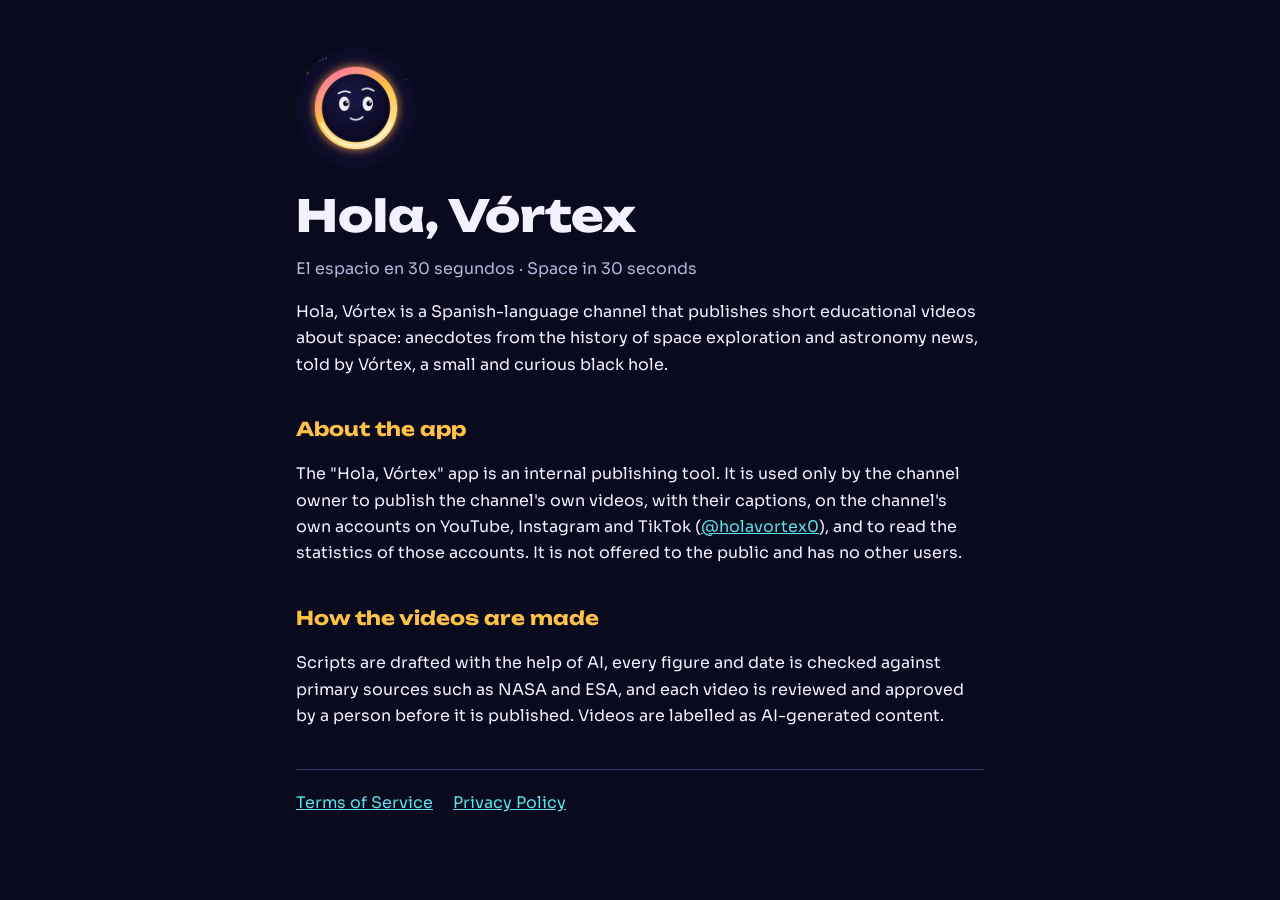
<file: app.html>
<!doctype html>
<html lang="en">
<head>
<meta charset="utf-8">
<meta name="viewport" content="width=device-width, initial-scale=1">
<title>Hola, Vórtex</title>
<meta name="description" content="Hola, Vórtex: 30-second videos about space, in Spanish.">
<link href="https://fonts.googleapis.com/css2?family=Unbounded:wght@600;800&family=Sora:wght@400;600&display=swap" rel="stylesheet">
<link rel="stylesheet" href="estilo.css">
<meta name="robots" content="noindex">
</head>
<body>
<main>
<img class="avatar" src="avatar.png" alt="Vórtex, a small friendly black hole">
<h1>Hola, Vórtex</h1>
<p class="sub">El espacio en 30 segundos · Space in 30 seconds</p>

<p>Hola, Vórtex is a Spanish-language channel that publishes short educational videos about space: anecdotes from the history of space exploration and astronomy news, told by Vórtex, a small and curious black hole.</p>

<h2>About the app</h2>
<p>The "Hola, Vórtex" app is an internal publishing tool. It is used only by the channel owner to publish the channel's own videos, with their captions, on the channel's own accounts on YouTube, Instagram and TikTok (<a href="https://www.tiktok.com/@holavortex0">@holavortex0</a>), and to read the statistics of those accounts. It is not offered to the public and has no other users.</p>

<h2>How the videos are made</h2>
<p>Scripts are drafted with the help of AI, every figure and date is checked against primary sources such as NASA and ESA, and each video is reviewed and approved by a person before it is published. Videos are labelled as AI-generated content.</p>

<nav>
<a href="terms.html">Terms of Service</a>
<a href="privacy.html">Privacy Policy</a>
</nav>
</main>
</body>
</html>
</file>
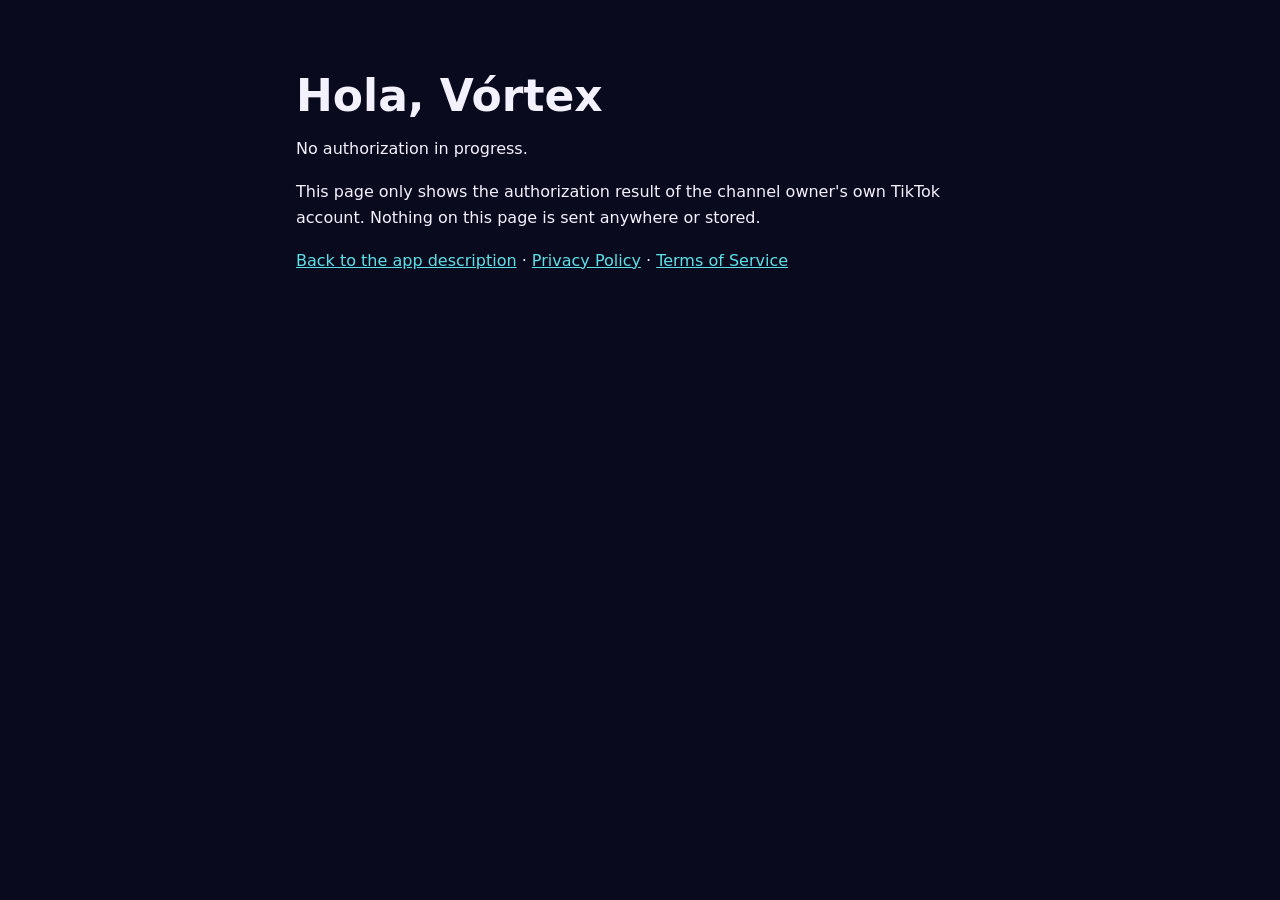
<file: callback.html>
<!doctype html>
<html lang="en">
<head>
<meta charset="utf-8">
<meta name="viewport" content="width=device-width, initial-scale=1">
<meta name="robots" content="noindex">
<title>Hola, Vórtex · Authorization</title>
<link rel="stylesheet" href="estilo.css">
</head>
<body>
<main>
<h1>Hola, Vórtex</h1>
<p id="msg">Waiting for TikTok…</p>
<p>This page only shows the authorization result of the channel owner's own TikTok account. Nothing on this page is sent anywhere or stored.</p>
<p><a href="./">Back to the app description</a> · <a href="privacy.html">Privacy Policy</a> · <a href="terms.html">Terms of Service</a></p>
</main>
<script>
const q = new URLSearchParams(location.search);
const msg = document.getElementById("msg");
if (q.get("error")) {
  msg.textContent = "TikTok returned an error: " + (q.get("error_description") || q.get("error"));
} else if (q.get("code")) {
  msg.textContent = "Authorization received. The owner copies the code below into the publishing tool.";
  const box = document.createElement("textarea");
  box.readOnly = true; box.rows = 3; box.style.width = "100%"; box.value = q.get("code");
  msg.after(box);
} else {
  msg.textContent = "No authorization in progress.";
}
</script>
</body>
</html>
</file>
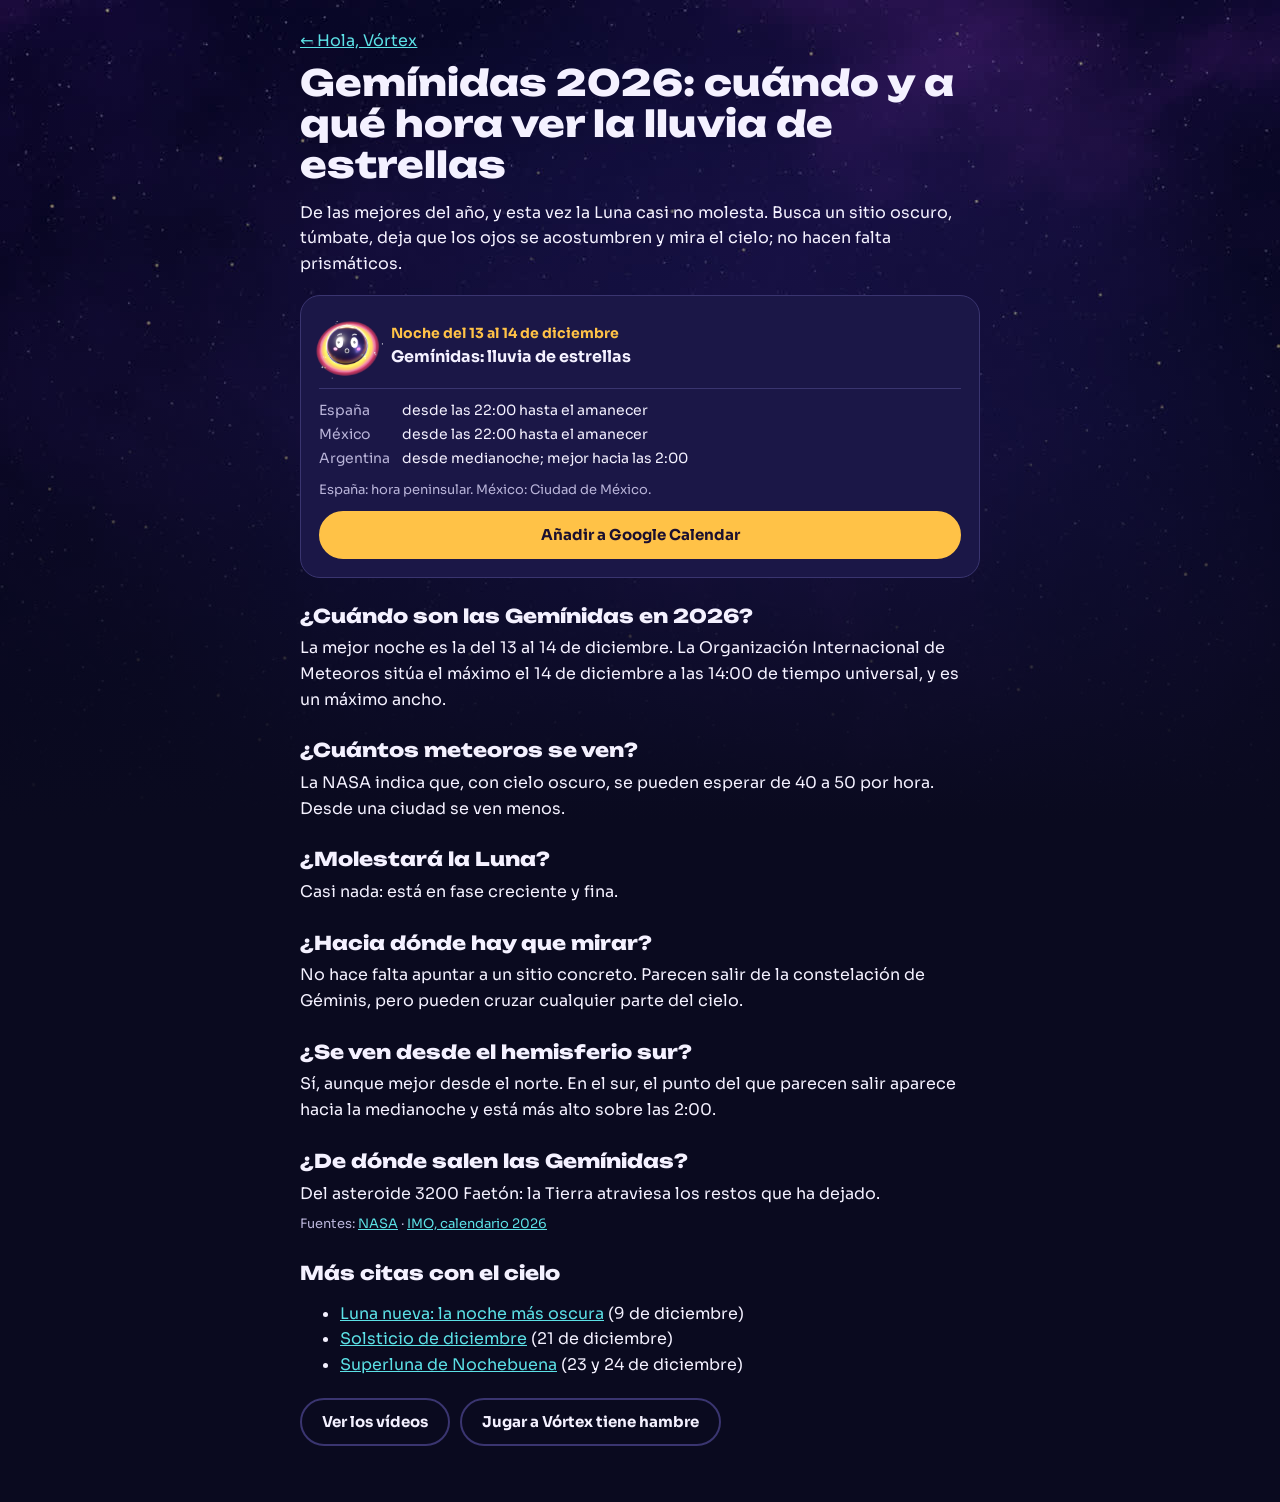
<file: geminidas-2026.html>
<!doctype html>
<html lang="es">
<head>
<meta charset="utf-8">
<meta name="viewport" content="width=device-width, initial-scale=1">
<title>Gemínidas 2026: cuándo y a qué hora ver la lluvia de estrellas</title>
<meta name="description" content="Gemínidas 2026, noche del 13 al 14 de diciembre: a qué hora mirar desde España, México y Argentina, y cómo verlas sin prismáticos.">
<link rel="canonical" href="https://nikepollito1-tech.github.io/hola-vortex/geminidas-2026.html">
<meta property="og:type" content="website"><meta property="og:locale" content="es_ES"><meta property="og:site_name" content="Hola, Vórtex"><meta property="og:url" content="https://nikepollito1-tech.github.io/hola-vortex/geminidas-2026.html">
<meta property="og:title" content="Gemínidas 2026: cuándo y a qué hora ver la lluvia de estrellas"><meta property="og:description" content="Gemínidas 2026, noche del 13 al 14 de diciembre: a qué hora mirar desde España, México y Argentina, y cómo verlas sin prismáticos.">
<meta property="og:image" content="https://nikepollito1-tech.github.io/hola-vortex/img/compartir.jpg"><meta property="og:image:width" content="1200"><meta property="og:image:height" content="630"><meta name="twitter:card" content="summary_large_image">
<meta name="theme-color" content="#0A0A1F">
<link rel="icon" type="image/png" href="img/3d/icono-64.png"><link rel="apple-touch-icon" href="img/3d/icono-180.png">
<link rel="preconnect" href="https://fonts.googleapis.com"><link href="https://fonts.googleapis.com/css2?family=Unbounded:wght@600;800&family=Sora:wght@400;600;700&display=swap" rel="stylesheet">
<link rel="stylesheet" href="sitio.css">
<script type="application/ld+json">[{"@context": "https://schema.org", "@type": "Article", "headline": "Gemínidas 2026: cuándo y a qué hora ver la lluvia de estrellas", "description": "Gemínidas 2026, noche del 13 al 14 de diciembre: a qué hora mirar desde España, México y Argentina, y cómo verlas sin prismáticos.", "inLanguage": "es", "image": "https://nikepollito1-tech.github.io/hola-vortex/img/compartir.jpg", "mainEntityOfPage": "https://nikepollito1-tech.github.io/hola-vortex/geminidas-2026.html", "dateModified": "2026-11-26", "citation": ["https://science.nasa.gov/solar-system/meteors-meteorites/geminids/", "https://www.imo.net/files/meteor-shower/cal2026.pdf"], "author": {"@type": "Organization", "name": "Hola, Vórtex", "url": "https://nikepollito1-tech.github.io/hola-vortex/", "logo": {"@type": "ImageObject", "url": "https://nikepollito1-tech.github.io/hola-vortex/img/3d/icono-512.png"}}, "publisher": {"@type": "Organization", "name": "Hola, Vórtex", "url": "https://nikepollito1-tech.github.io/hola-vortex/", "logo": {"@type": "ImageObject", "url": "https://nikepollito1-tech.github.io/hola-vortex/img/3d/icono-512.png"}}}, {"@context": "https://schema.org", "@type": "BreadcrumbList", "itemListElement": [{"@type": "ListItem", "position": 1, "name": "Hola, Vórtex", "item": "https://nikepollito1-tech.github.io/hola-vortex/"}, {"@type": "ListItem", "position": 2, "name": "Gemínidas: lluvia de estrellas", "item": "https://nikepollito1-tech.github.io/hola-vortex/geminidas-2026.html"}]}]</script>
</head>
<body>
<main>
<article class="articulo">
<p><a href="./">← Hola, Vórtex</a></p>
<h1>Gemínidas 2026: cuándo y a qué hora ver la lluvia de estrellas</h1>
<p class="aviso" id="pasada" hidden>Esta cita ya pasó. <a href="./#cielo">Mira las próximas</a>.</p>
<p>De las mejores del año, y esta vez la Luna casi no molesta. Busca un sitio oscuro, túmbate, deja que los ojos se acostumbren y mira el cielo; no hacen falta prismáticos.</p>
<div class="cita"><div class="cab"><img src="img/3d/sorprendido.webp" alt=""><div><time datetime="2026-12-13">Noche del 13 al 14 de diciembre</time><b>Gemínidas: lluvia de estrellas</b></div></div>
<dl><dt>España</dt><dd>desde las 22:00 hasta el amanecer</dd><dt>México</dt><dd>desde las 22:00 hasta el amanecer</dd><dt>Argentina</dt><dd>desde medianoche; mejor hacia las 2:00</dd></dl><div class="fuentes">España: hora peninsular. México: Ciudad de México.</div>
<a class="boton si" href="https://calendar.google.com/calendar/render?action=TEMPLATE&amp;text=Gem%C3%ADnidas%3A+lluvia+de+estrellas&amp;dates=20261213%2F20261215&amp;details=De+las+mejores+del+a%C3%B1o%2C+y+esta+vez+la+Luna+casi+no+molesta.+Busca+un+sitio+oscuro%2C+t%C3%BAmbate%2C+deja+que+los+ojos+se+acostumbren+y+mira+el+cielo%3B+no+hacen+falta+prism%C3%A1ticos.%0AEspa%C3%B1a%3A+desde+las+22%3A00+hasta+el+amanecer+%C2%B7+M%C3%A9xico%3A+desde+las+22%3A00+hasta+el+amanecer+%C2%B7+Argentina%3A+desde+medianoche%3B+mejor+hacia+las+2%3A00%0Ahttps%3A%2F%2Fnikepollito1-tech.github.io%2Fhola-vortex%2F" target="_blank" rel="noopener">Añadir a Google Calendar</a></div>
<h2>¿Cuándo son las Gemínidas en 2026?</h2><p>La mejor noche es la del 13 al 14 de diciembre. La Organización Internacional de Meteoros sitúa el máximo el 14 de diciembre a las 14:00 de tiempo universal, y es un máximo ancho.</p><h2>¿Cuántos meteoros se ven?</h2><p>La NASA indica que, con cielo oscuro, se pueden esperar de 40 a 50 por hora. Desde una ciudad se ven menos.</p><h2>¿Molestará la Luna?</h2><p>Casi nada: está en fase creciente y fina.</p><h2>¿Hacia dónde hay que mirar?</h2><p>No hace falta apuntar a un sitio concreto. Parecen salir de la constelación de Géminis, pero pueden cruzar cualquier parte del cielo.</p><h2>¿Se ven desde el hemisferio sur?</h2><p>Sí, aunque mejor desde el norte. En el sur, el punto del que parecen salir aparece hacia la medianoche y está más alto sobre las 2:00.</p><h2>¿De dónde salen las Gemínidas?</h2><p>Del asteroide 3200 Faetón: la Tierra atraviesa los restos que ha dejado.</p>
<p class="fuentes">Fuentes: <a href="https://science.nasa.gov/solar-system/meteors-meteorites/geminids/" target="_blank" rel="noopener">NASA</a> · <a href="https://www.imo.net/files/meteor-shower/cal2026.pdf" target="_blank" rel="noopener">IMO, calendario 2026</a></p>
<h2>Más citas con el cielo</h2><ul><li><a href="luna-nueva-diciembre-2026.html">Luna nueva: la noche más oscura</a> (9 de diciembre)</li><li><a href="solsticio-diciembre-2026.html">Solsticio de diciembre</a> (21 de diciembre)</li><li><a href="superluna-diciembre-2026.html">Superluna de Nochebuena</a> (23 y 24 de diciembre)</li></ul>
<div class="botones"><a class="boton" href="./#videos">Ver los vídeos</a><a class="boton" href="juego/">Jugar a Vórtex tiene hambre</a></div>
</article>
<script>(function(){var d=new Date(),h=new Date(d.getTime()-d.getTimezoneOffset()*60000).toISOString().slice(0,10);
if("2026-12-14"<h)document.getElementById("pasada").hidden=false;})();</script>
</main>
</body>
</html>
</file>
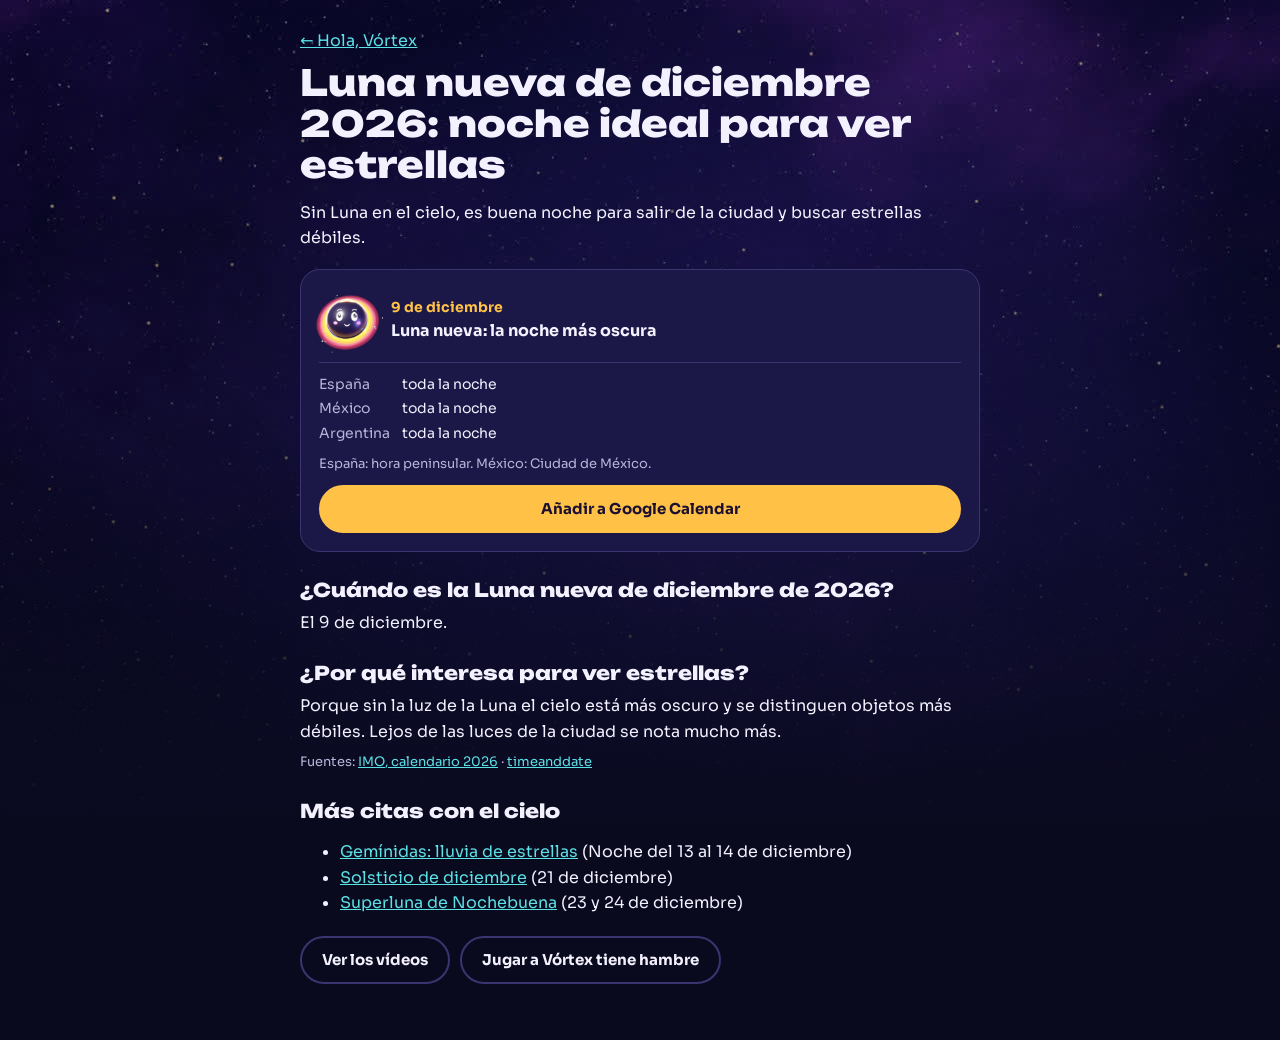
<file: luna-nueva-diciembre-2026.html>
<!doctype html>
<html lang="es">
<head>
<meta charset="utf-8">
<meta name="viewport" content="width=device-width, initial-scale=1">
<title>Luna nueva de diciembre 2026: noche ideal para ver estrellas</title>
<meta name="description" content="El 9 de diciembre de 2026 hay Luna nueva: sin su luz, es buena noche para buscar estrellas débiles desde España, México y Argentina.">
<link rel="canonical" href="https://nikepollito1-tech.github.io/hola-vortex/luna-nueva-diciembre-2026.html">
<meta property="og:type" content="website"><meta property="og:locale" content="es_ES"><meta property="og:site_name" content="Hola, Vórtex"><meta property="og:url" content="https://nikepollito1-tech.github.io/hola-vortex/luna-nueva-diciembre-2026.html">
<meta property="og:title" content="Luna nueva de diciembre 2026: noche ideal para ver estrellas"><meta property="og:description" content="El 9 de diciembre de 2026 hay Luna nueva: sin su luz, es buena noche para buscar estrellas débiles desde España, México y Argentina.">
<meta property="og:image" content="https://nikepollito1-tech.github.io/hola-vortex/img/compartir.jpg"><meta property="og:image:width" content="1200"><meta property="og:image:height" content="630"><meta name="twitter:card" content="summary_large_image">
<meta name="theme-color" content="#0A0A1F">
<link rel="icon" type="image/png" href="img/3d/icono-64.png"><link rel="apple-touch-icon" href="img/3d/icono-180.png">
<link rel="preconnect" href="https://fonts.googleapis.com"><link href="https://fonts.googleapis.com/css2?family=Unbounded:wght@600;800&family=Sora:wght@400;600;700&display=swap" rel="stylesheet">
<link rel="stylesheet" href="sitio.css">
<script type="application/ld+json">[{"@context": "https://schema.org", "@type": "Article", "headline": "Luna nueva de diciembre 2026: noche ideal para ver estrellas", "description": "El 9 de diciembre de 2026 hay Luna nueva: sin su luz, es buena noche para buscar estrellas débiles desde España, México y Argentina.", "inLanguage": "es", "image": "https://nikepollito1-tech.github.io/hola-vortex/img/compartir.jpg", "mainEntityOfPage": "https://nikepollito1-tech.github.io/hola-vortex/luna-nueva-diciembre-2026.html", "dateModified": "2026-11-26", "citation": ["https://www.imo.net/files/meteor-shower/cal2026.pdf", "https://www.timeanddate.com/moon/phases/"], "author": {"@type": "Organization", "name": "Hola, Vórtex", "url": "https://nikepollito1-tech.github.io/hola-vortex/", "logo": {"@type": "ImageObject", "url": "https://nikepollito1-tech.github.io/hola-vortex/img/3d/icono-512.png"}}, "publisher": {"@type": "Organization", "name": "Hola, Vórtex", "url": "https://nikepollito1-tech.github.io/hola-vortex/", "logo": {"@type": "ImageObject", "url": "https://nikepollito1-tech.github.io/hola-vortex/img/3d/icono-512.png"}}}, {"@context": "https://schema.org", "@type": "BreadcrumbList", "itemListElement": [{"@type": "ListItem", "position": 1, "name": "Hola, Vórtex", "item": "https://nikepollito1-tech.github.io/hola-vortex/"}, {"@type": "ListItem", "position": 2, "name": "Luna nueva: la noche más oscura", "item": "https://nikepollito1-tech.github.io/hola-vortex/luna-nueva-diciembre-2026.html"}]}]</script>
</head>
<body>
<main>
<article class="articulo">
<p><a href="./">← Hola, Vórtex</a></p>
<h1>Luna nueva de diciembre 2026: noche ideal para ver estrellas</h1>
<p class="aviso" id="pasada" hidden>Esta cita ya pasó. <a href="./#cielo">Mira las próximas</a>.</p>
<p>Sin Luna en el cielo, es buena noche para salir de la ciudad y buscar estrellas débiles.</p>
<div class="cita"><div class="cab"><img src="img/3d/curioso.webp" alt=""><div><time datetime="2026-12-09">9 de diciembre</time><b>Luna nueva: la noche más oscura</b></div></div>
<dl><dt>España</dt><dd>toda la noche</dd><dt>México</dt><dd>toda la noche</dd><dt>Argentina</dt><dd>toda la noche</dd></dl><div class="fuentes">España: hora peninsular. México: Ciudad de México.</div>
<a class="boton si" href="https://calendar.google.com/calendar/render?action=TEMPLATE&amp;text=Luna+nueva%3A+la+noche+m%C3%A1s+oscura&amp;dates=20261209%2F20261210&amp;details=Sin+Luna+en+el+cielo%2C+es+buena+noche+para+salir+de+la+ciudad+y+buscar+estrellas+d%C3%A9biles.%0AEspa%C3%B1a%3A+toda+la+noche+%C2%B7+M%C3%A9xico%3A+toda+la+noche+%C2%B7+Argentina%3A+toda+la+noche%0Ahttps%3A%2F%2Fnikepollito1-tech.github.io%2Fhola-vortex%2F" target="_blank" rel="noopener">Añadir a Google Calendar</a></div>
<h2>¿Cuándo es la Luna nueva de diciembre de 2026?</h2><p>El 9 de diciembre.</p><h2>¿Por qué interesa para ver estrellas?</h2><p>Porque sin la luz de la Luna el cielo está más oscuro y se distinguen objetos más débiles. Lejos de las luces de la ciudad se nota mucho más.</p>
<p class="fuentes">Fuentes: <a href="https://www.imo.net/files/meteor-shower/cal2026.pdf" target="_blank" rel="noopener">IMO, calendario 2026</a> · <a href="https://www.timeanddate.com/moon/phases/" target="_blank" rel="noopener">timeanddate</a></p>
<h2>Más citas con el cielo</h2><ul><li><a href="geminidas-2026.html">Gemínidas: lluvia de estrellas</a> (Noche del 13 al 14 de diciembre)</li><li><a href="solsticio-diciembre-2026.html">Solsticio de diciembre</a> (21 de diciembre)</li><li><a href="superluna-diciembre-2026.html">Superluna de Nochebuena</a> (23 y 24 de diciembre)</li></ul>
<div class="botones"><a class="boton" href="./#videos">Ver los vídeos</a><a class="boton" href="juego/">Jugar a Vórtex tiene hambre</a></div>
</article>
<script>(function(){var d=new Date(),h=new Date(d.getTime()-d.getTimezoneOffset()*60000).toISOString().slice(0,10);
if("2026-12-09"<h)document.getElementById("pasada").hidden=false;})();</script>
</main>
</body>
</html>
</file>
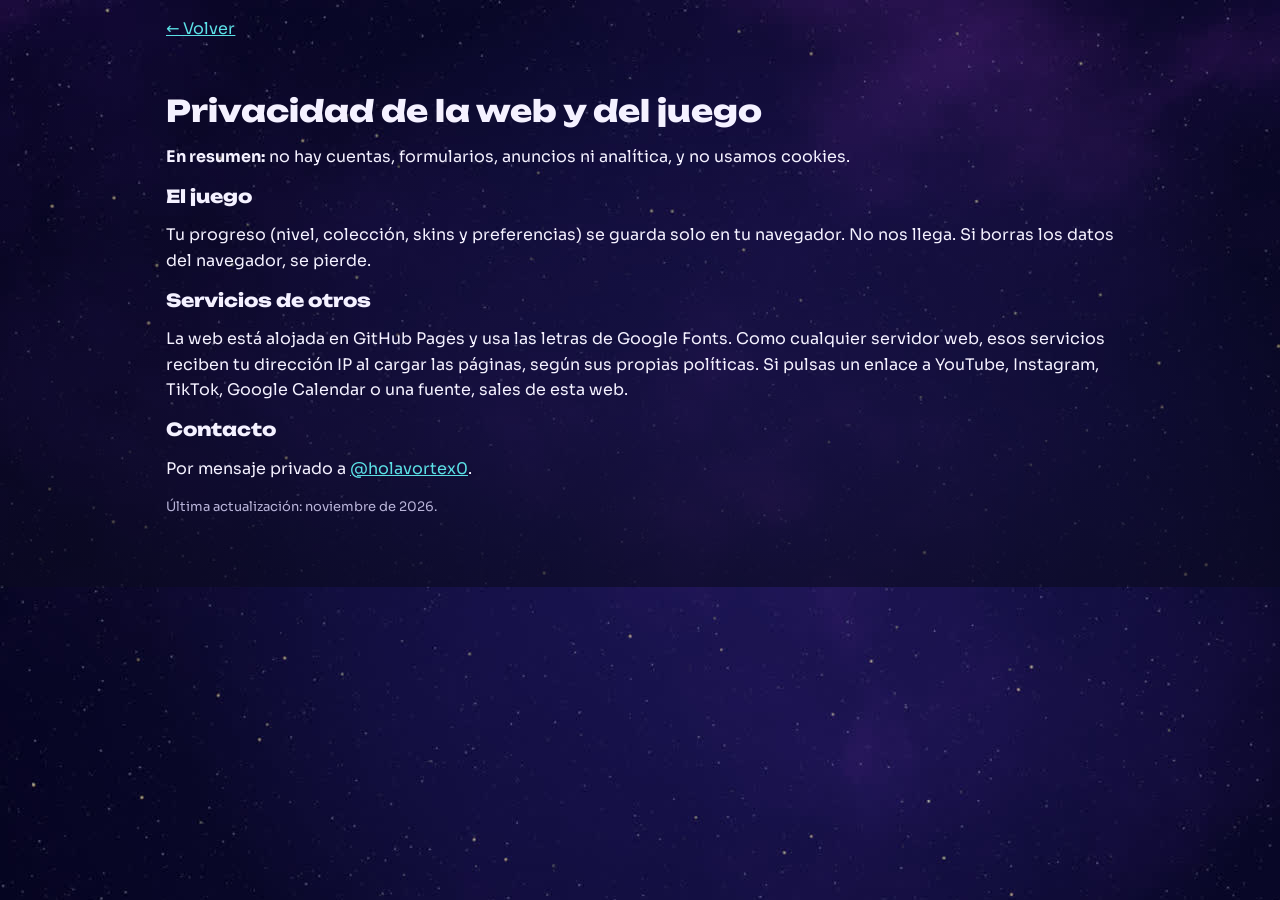
<file: privacidad-web.html>
<!doctype html>
<html lang="es">
<head>
<meta charset="utf-8">
<meta name="viewport" content="width=device-width, initial-scale=1">
<title>Privacidad · Hola, Vórtex</title>
<meta name="description" content="Privacidad de la web y del juego de Hola, Vórtex.">
<link rel="canonical" href="https://nikepollito1-tech.github.io/hola-vortex/privacidad-web.html">
<meta property="og:type" content="website"><meta property="og:locale" content="es_ES"><meta property="og:site_name" content="Hola, Vórtex"><meta property="og:url" content="https://nikepollito1-tech.github.io/hola-vortex/privacidad-web.html">
<meta property="og:title" content="Privacidad · Hola, Vórtex"><meta property="og:description" content="Privacidad de la web y del juego de Hola, Vórtex.">
<meta property="og:image" content="https://nikepollito1-tech.github.io/hola-vortex/img/compartir.jpg"><meta property="og:image:width" content="1200"><meta property="og:image:height" content="630"><meta name="twitter:card" content="summary_large_image">
<meta name="theme-color" content="#0A0A1F">
<link rel="icon" type="image/png" href="img/3d/icono-64.png"><link rel="apple-touch-icon" href="img/3d/icono-180.png">
<link rel="preconnect" href="https://fonts.googleapis.com"><link href="https://fonts.googleapis.com/css2?family=Unbounded:wght@600;800&family=Sora:wght@400;600;700&display=swap" rel="stylesheet">
<link rel="stylesheet" href="sitio.css">
</head>
<body>
<main>
<p><a href="./">← Volver</a></p>
<h2>Privacidad de la web y del juego</h2>
<p><b>En resumen:</b> no hay cuentas, formularios, anuncios ni analítica, y no usamos cookies.</p>
<h3>El juego</h3>
<p>Tu progreso (nivel, colección, skins y preferencias) se guarda solo en tu navegador. No nos llega. Si borras los datos del navegador, se pierde.</p>
<h3>Servicios de otros</h3>
<p>La web está alojada en GitHub Pages y usa las letras de Google Fonts. Como cualquier servidor web, esos servicios reciben tu dirección IP al cargar las páginas, según sus propias políticas. Si pulsas un enlace a YouTube, Instagram, TikTok, Google Calendar o una fuente, sales de esta web.</p>
<h3>Contacto</h3>
<p>Por mensaje privado a <a href="https://www.instagram.com/holavortex0/">@holavortex0</a>.</p>
<p class="fuentes">Última actualización: noviembre de 2026.</p>
</main>
</body>
</html>
</file>
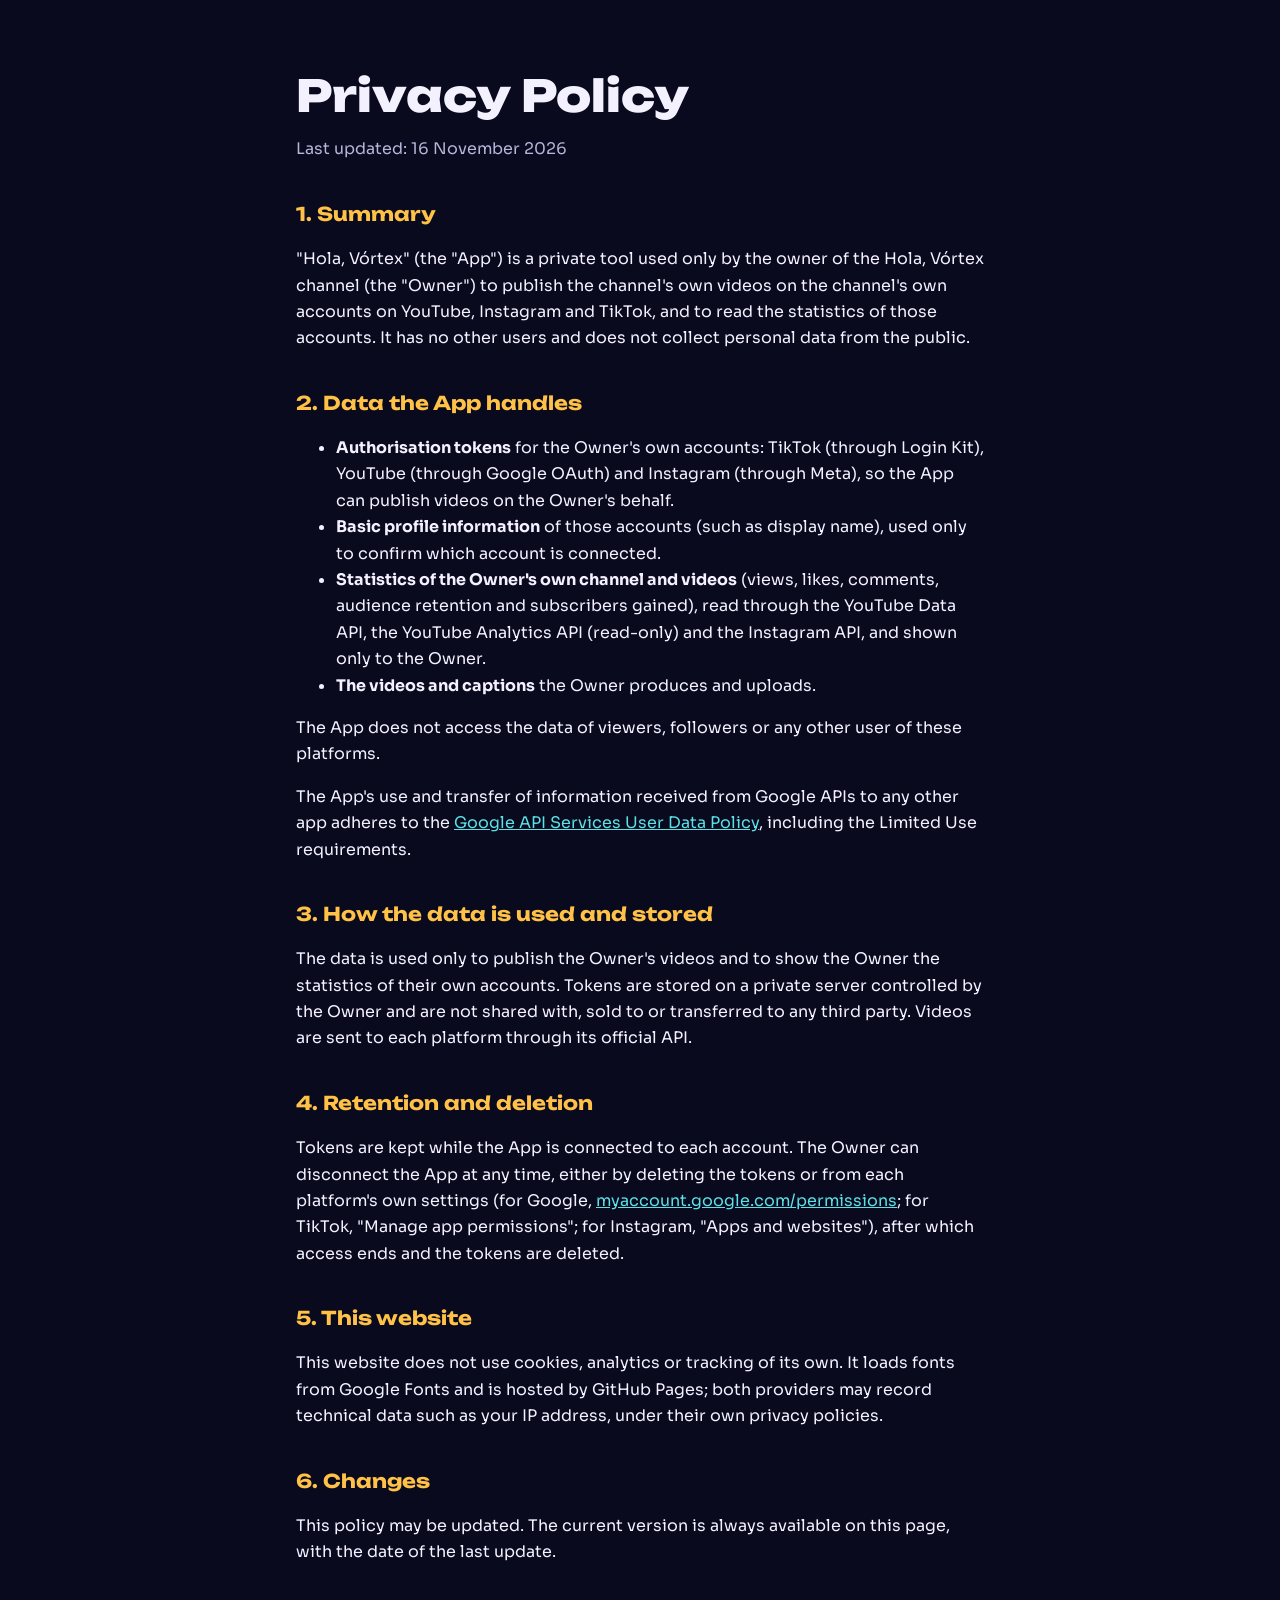
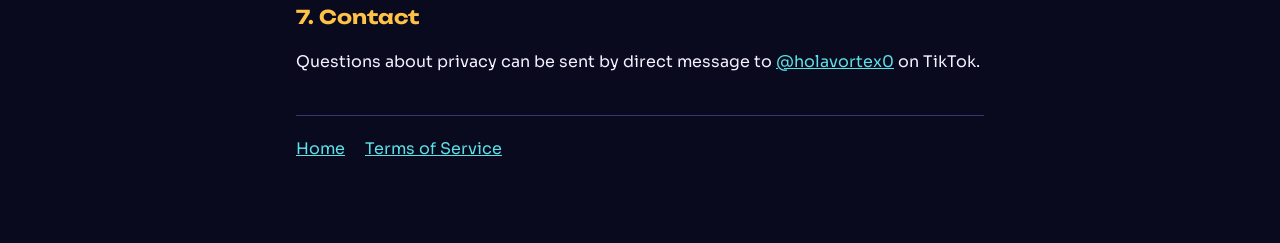
<file: privacy.html>
<!doctype html>
<html lang="en">
<head>
<meta charset="utf-8">
<meta name="viewport" content="width=device-width, initial-scale=1">
<title>Privacy Policy · Hola, Vórtex</title>
<link href="https://fonts.googleapis.com/css2?family=Unbounded:wght@600;800&family=Sora:wght@400;600&display=swap" rel="stylesheet">
<link rel="stylesheet" href="estilo.css">
</head>
<body>
<main>
<h1>Privacy Policy</h1>
<p class="sub">Last updated: 16 November 2026</p>

<h2>1. Summary</h2>
<p>"Hola, Vórtex" (the "App") is a private tool used only by the owner of the Hola, Vórtex channel (the "Owner") to publish the channel's own videos on the channel's own accounts on YouTube, Instagram and TikTok, and to read the statistics of those accounts. It has no other users and does not collect personal data from the public.</p>

<h2>2. Data the App handles</h2>
<ul>
<li><strong>Authorisation tokens</strong> for the Owner's own accounts: TikTok (through Login Kit), YouTube (through Google OAuth) and Instagram (through Meta), so the App can publish videos on the Owner's behalf.</li>
<li><strong>Basic profile information</strong> of those accounts (such as display name), used only to confirm which account is connected.</li>
<li><strong>Statistics of the Owner's own channel and videos</strong> (views, likes, comments, audience retention and subscribers gained), read through the YouTube Data API, the YouTube Analytics API (read-only) and the Instagram API, and shown only to the Owner.</li>
<li><strong>The videos and captions</strong> the Owner produces and uploads.</li>
</ul>
<p>The App does not access the data of viewers, followers or any other user of these platforms.</p>
<p>The App's use and transfer of information received from Google APIs to any other app adheres to the <a href="https://developers.google.com/terms/api-services-user-data-policy">Google API Services User Data Policy</a>, including the Limited Use requirements.</p>

<h2>3. How the data is used and stored</h2>
<p>The data is used only to publish the Owner's videos and to show the Owner the statistics of their own accounts. Tokens are stored on a private server controlled by the Owner and are not shared with, sold to or transferred to any third party. Videos are sent to each platform through its official API.</p>

<h2>4. Retention and deletion</h2>
<p>Tokens are kept while the App is connected to each account. The Owner can disconnect the App at any time, either by deleting the tokens or from each platform's own settings (for Google, <a href="https://myaccount.google.com/permissions">myaccount.google.com/permissions</a>; for TikTok, "Manage app permissions"; for Instagram, "Apps and websites"), after which access ends and the tokens are deleted.</p>

<h2>5. This website</h2>
<p>This website does not use cookies, analytics or tracking of its own. It loads fonts from Google Fonts and is hosted by GitHub Pages; both providers may record technical data such as your IP address, under their own privacy policies.</p>

<h2>6. Changes</h2>
<p>This policy may be updated. The current version is always available on this page, with the date of the last update.</p>

<h2>7. Contact</h2>
<p>Questions about privacy can be sent by direct message to <a href="https://www.tiktok.com/@holavortex0">@holavortex0</a> on TikTok.</p>

<nav>
<a href="index.html">Home</a>
<a href="terms.html">Terms of Service</a>
</nav>
</main>
</body>
</html>
</file>
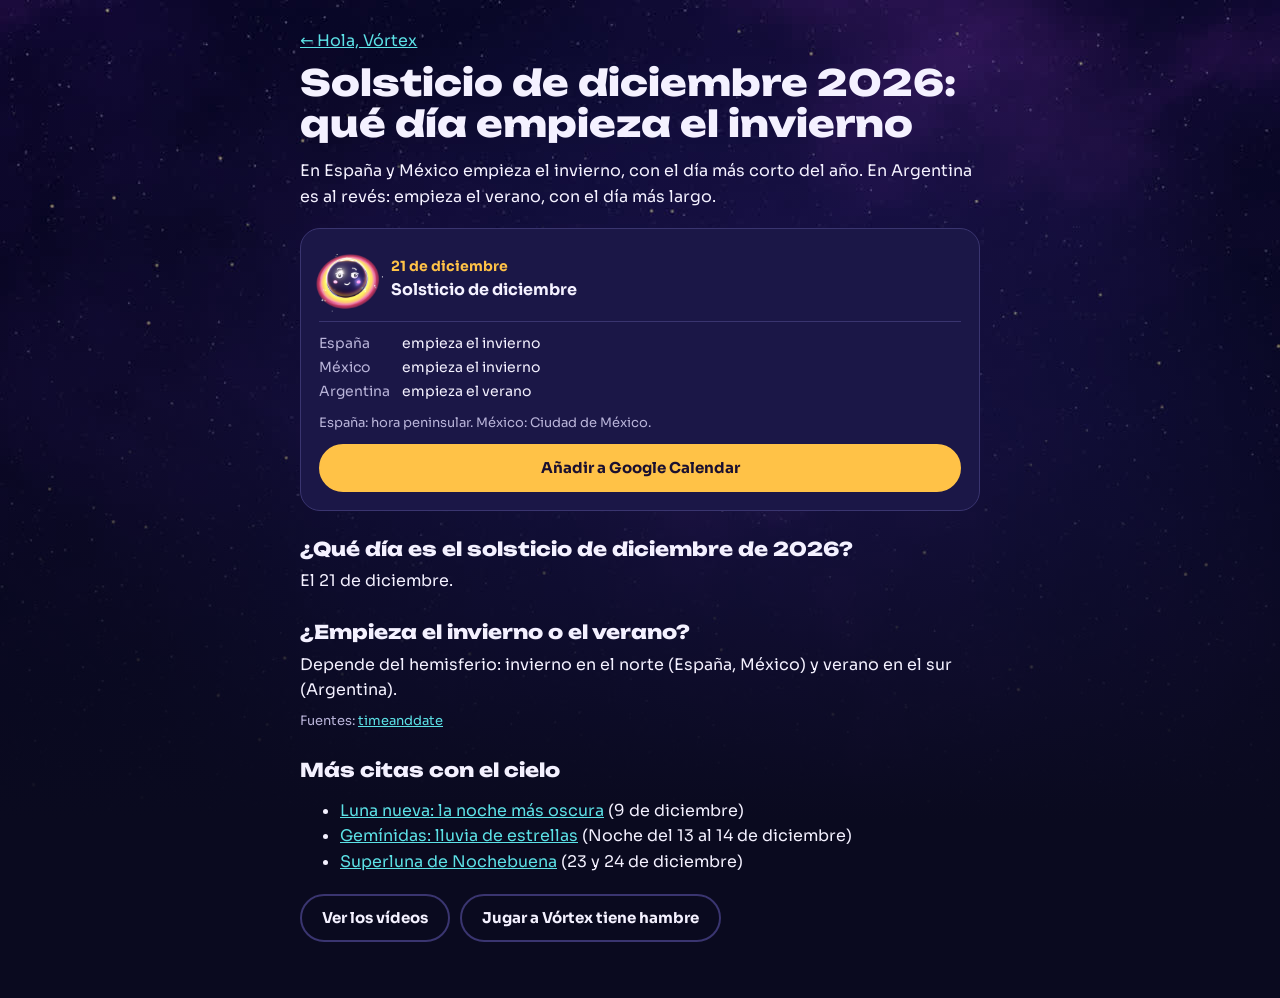
<file: solsticio-diciembre-2026.html>
<!doctype html>
<html lang="es">
<head>
<meta charset="utf-8">
<meta name="viewport" content="width=device-width, initial-scale=1">
<title>Solsticio de diciembre 2026: qué día empieza el invierno</title>
<meta name="description" content="El solsticio de diciembre de 2026 es el día 21: empieza el invierno en España y México y el verano en Argentina.">
<link rel="canonical" href="https://nikepollito1-tech.github.io/hola-vortex/solsticio-diciembre-2026.html">
<meta property="og:type" content="website"><meta property="og:locale" content="es_ES"><meta property="og:site_name" content="Hola, Vórtex"><meta property="og:url" content="https://nikepollito1-tech.github.io/hola-vortex/solsticio-diciembre-2026.html">
<meta property="og:title" content="Solsticio de diciembre 2026: qué día empieza el invierno"><meta property="og:description" content="El solsticio de diciembre de 2026 es el día 21: empieza el invierno en España y México y el verano en Argentina.">
<meta property="og:image" content="https://nikepollito1-tech.github.io/hola-vortex/img/compartir.jpg"><meta property="og:image:width" content="1200"><meta property="og:image:height" content="630"><meta name="twitter:card" content="summary_large_image">
<meta name="theme-color" content="#0A0A1F">
<link rel="icon" type="image/png" href="img/3d/icono-64.png"><link rel="apple-touch-icon" href="img/3d/icono-180.png">
<link rel="preconnect" href="https://fonts.googleapis.com"><link href="https://fonts.googleapis.com/css2?family=Unbounded:wght@600;800&family=Sora:wght@400;600;700&display=swap" rel="stylesheet">
<link rel="stylesheet" href="sitio.css">
<script type="application/ld+json">[{"@context": "https://schema.org", "@type": "Article", "headline": "Solsticio de diciembre 2026: qué día empieza el invierno", "description": "El solsticio de diciembre de 2026 es el día 21: empieza el invierno en España y México y el verano en Argentina.", "inLanguage": "es", "image": "https://nikepollito1-tech.github.io/hola-vortex/img/compartir.jpg", "mainEntityOfPage": "https://nikepollito1-tech.github.io/hola-vortex/solsticio-diciembre-2026.html", "dateModified": "2026-11-26", "citation": ["https://www.timeanddate.com/holidays/seasons/december-solstice"], "author": {"@type": "Organization", "name": "Hola, Vórtex", "url": "https://nikepollito1-tech.github.io/hola-vortex/", "logo": {"@type": "ImageObject", "url": "https://nikepollito1-tech.github.io/hola-vortex/img/3d/icono-512.png"}}, "publisher": {"@type": "Organization", "name": "Hola, Vórtex", "url": "https://nikepollito1-tech.github.io/hola-vortex/", "logo": {"@type": "ImageObject", "url": "https://nikepollito1-tech.github.io/hola-vortex/img/3d/icono-512.png"}}}, {"@context": "https://schema.org", "@type": "BreadcrumbList", "itemListElement": [{"@type": "ListItem", "position": 1, "name": "Hola, Vórtex", "item": "https://nikepollito1-tech.github.io/hola-vortex/"}, {"@type": "ListItem", "position": 2, "name": "Solsticio de diciembre", "item": "https://nikepollito1-tech.github.io/hola-vortex/solsticio-diciembre-2026.html"}]}]</script>
</head>
<body>
<main>
<article class="articulo">
<p><a href="./">← Hola, Vórtex</a></p>
<h1>Solsticio de diciembre 2026: qué día empieza el invierno</h1>
<p class="aviso" id="pasada" hidden>Esta cita ya pasó. <a href="./#cielo">Mira las próximas</a>.</p>
<p>En España y México empieza el invierno, con el día más corto del año. En Argentina es al revés: empieza el verano, con el día más largo.</p>
<div class="cita"><div class="cab"><img src="img/3d/picaro.webp" alt=""><div><time datetime="2026-12-21">21 de diciembre</time><b>Solsticio de diciembre</b></div></div>
<dl><dt>España</dt><dd>empieza el invierno</dd><dt>México</dt><dd>empieza el invierno</dd><dt>Argentina</dt><dd>empieza el verano</dd></dl><div class="fuentes">España: hora peninsular. México: Ciudad de México.</div>
<a class="boton si" href="https://calendar.google.com/calendar/render?action=TEMPLATE&amp;text=Solsticio+de+diciembre&amp;dates=20261221%2F20261222&amp;details=En+Espa%C3%B1a+y+M%C3%A9xico+empieza+el+invierno%2C+con+el+d%C3%ADa+m%C3%A1s+corto+del+a%C3%B1o.+En+Argentina+es+al+rev%C3%A9s%3A+empieza+el+verano%2C+con+el+d%C3%ADa+m%C3%A1s+largo.%0AEspa%C3%B1a%3A+empieza+el+invierno+%C2%B7+M%C3%A9xico%3A+empieza+el+invierno+%C2%B7+Argentina%3A+empieza+el+verano%0Ahttps%3A%2F%2Fnikepollito1-tech.github.io%2Fhola-vortex%2F" target="_blank" rel="noopener">Añadir a Google Calendar</a></div>
<h2>¿Qué día es el solsticio de diciembre de 2026?</h2><p>El 21 de diciembre.</p><h2>¿Empieza el invierno o el verano?</h2><p>Depende del hemisferio: invierno en el norte (España, México) y verano en el sur (Argentina).</p>
<p class="fuentes">Fuentes: <a href="https://www.timeanddate.com/holidays/seasons/december-solstice" target="_blank" rel="noopener">timeanddate</a></p>
<h2>Más citas con el cielo</h2><ul><li><a href="luna-nueva-diciembre-2026.html">Luna nueva: la noche más oscura</a> (9 de diciembre)</li><li><a href="geminidas-2026.html">Gemínidas: lluvia de estrellas</a> (Noche del 13 al 14 de diciembre)</li><li><a href="superluna-diciembre-2026.html">Superluna de Nochebuena</a> (23 y 24 de diciembre)</li></ul>
<div class="botones"><a class="boton" href="./#videos">Ver los vídeos</a><a class="boton" href="juego/">Jugar a Vórtex tiene hambre</a></div>
</article>
<script>(function(){var d=new Date(),h=new Date(d.getTime()-d.getTimezoneOffset()*60000).toISOString().slice(0,10);
if("2026-12-21"<h)document.getElementById("pasada").hidden=false;})();</script>
</main>
</body>
</html>
</file>
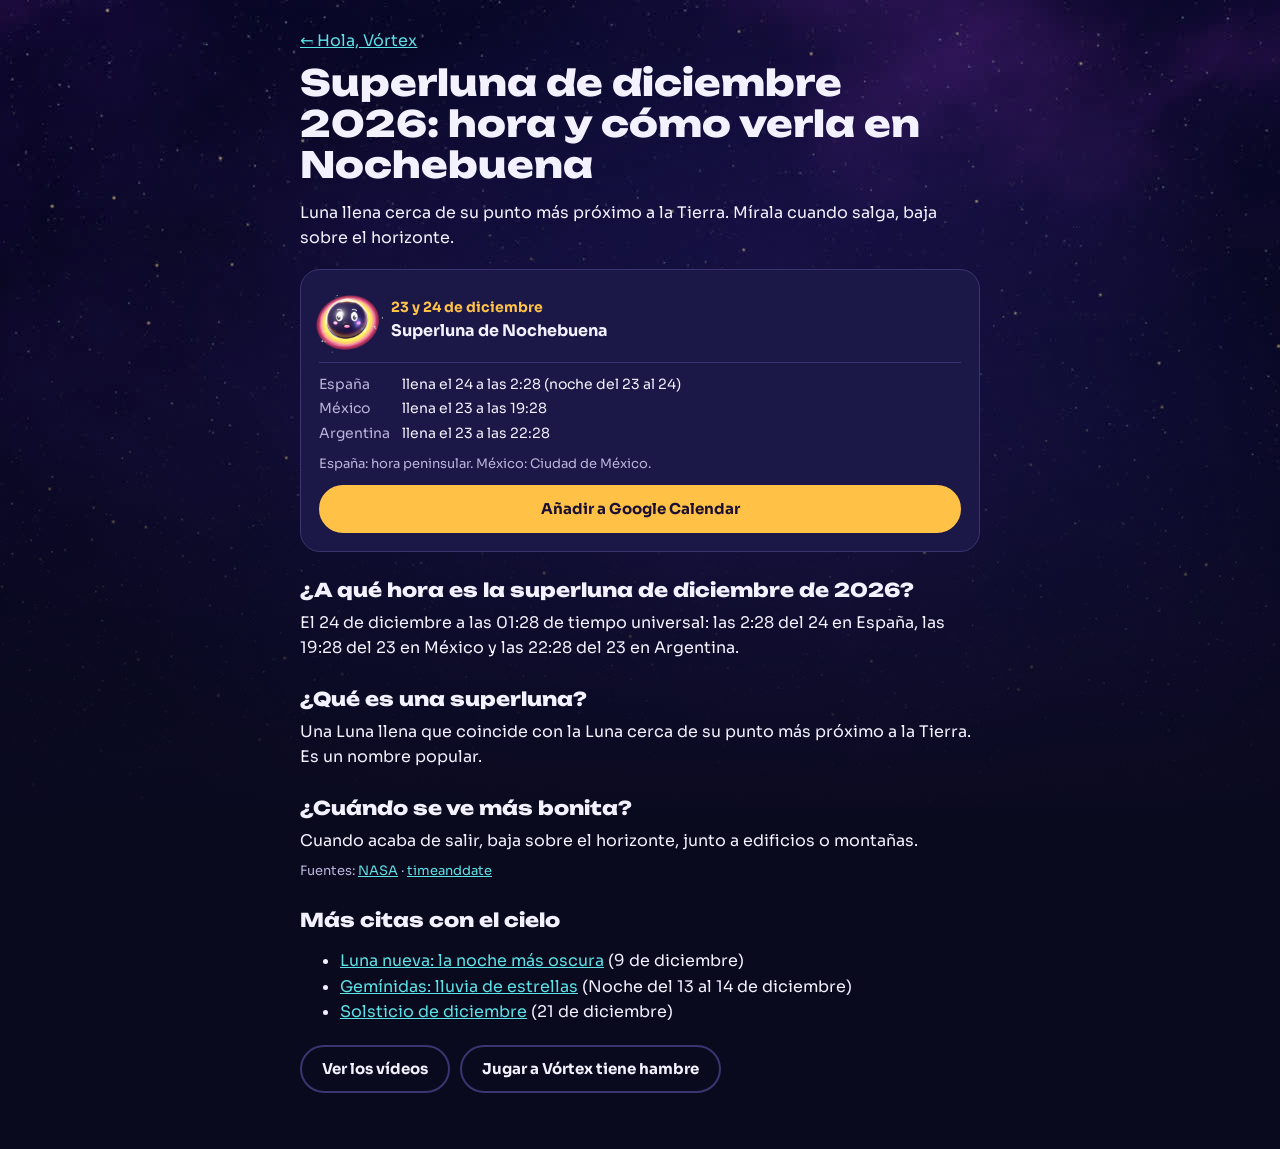
<file: superluna-diciembre-2026.html>
<!doctype html>
<html lang="es">
<head>
<meta charset="utf-8">
<meta name="viewport" content="width=device-width, initial-scale=1">
<title>Superluna de diciembre 2026: hora y cómo verla en Nochebuena</title>
<meta name="description" content="Superluna del 23 y 24 de diciembre de 2026: a qué hora está llena en España, México y Argentina y cuándo mirarla.">
<link rel="canonical" href="https://nikepollito1-tech.github.io/hola-vortex/superluna-diciembre-2026.html">
<meta property="og:type" content="website"><meta property="og:locale" content="es_ES"><meta property="og:site_name" content="Hola, Vórtex"><meta property="og:url" content="https://nikepollito1-tech.github.io/hola-vortex/superluna-diciembre-2026.html">
<meta property="og:title" content="Superluna de diciembre 2026: hora y cómo verla en Nochebuena"><meta property="og:description" content="Superluna del 23 y 24 de diciembre de 2026: a qué hora está llena en España, México y Argentina y cuándo mirarla.">
<meta property="og:image" content="https://nikepollito1-tech.github.io/hola-vortex/img/compartir.jpg"><meta property="og:image:width" content="1200"><meta property="og:image:height" content="630"><meta name="twitter:card" content="summary_large_image">
<meta name="theme-color" content="#0A0A1F">
<link rel="icon" type="image/png" href="img/3d/icono-64.png"><link rel="apple-touch-icon" href="img/3d/icono-180.png">
<link rel="preconnect" href="https://fonts.googleapis.com"><link href="https://fonts.googleapis.com/css2?family=Unbounded:wght@600;800&family=Sora:wght@400;600;700&display=swap" rel="stylesheet">
<link rel="stylesheet" href="sitio.css">
<script type="application/ld+json">[{"@context": "https://schema.org", "@type": "Article", "headline": "Superluna de diciembre 2026: hora y cómo verla en Nochebuena", "description": "Superluna del 23 y 24 de diciembre de 2026: a qué hora está llena en España, México y Argentina y cuándo mirarla.", "inLanguage": "es", "image": "https://nikepollito1-tech.github.io/hola-vortex/img/compartir.jpg", "mainEntityOfPage": "https://nikepollito1-tech.github.io/hola-vortex/superluna-diciembre-2026.html", "dateModified": "2026-11-26", "citation": ["https://science.nasa.gov/?p=142093", "https://www.timeanddate.com/moon/phases/"], "author": {"@type": "Organization", "name": "Hola, Vórtex", "url": "https://nikepollito1-tech.github.io/hola-vortex/", "logo": {"@type": "ImageObject", "url": "https://nikepollito1-tech.github.io/hola-vortex/img/3d/icono-512.png"}}, "publisher": {"@type": "Organization", "name": "Hola, Vórtex", "url": "https://nikepollito1-tech.github.io/hola-vortex/", "logo": {"@type": "ImageObject", "url": "https://nikepollito1-tech.github.io/hola-vortex/img/3d/icono-512.png"}}}, {"@context": "https://schema.org", "@type": "BreadcrumbList", "itemListElement": [{"@type": "ListItem", "position": 1, "name": "Hola, Vórtex", "item": "https://nikepollito1-tech.github.io/hola-vortex/"}, {"@type": "ListItem", "position": 2, "name": "Superluna de Nochebuena", "item": "https://nikepollito1-tech.github.io/hola-vortex/superluna-diciembre-2026.html"}]}]</script>
</head>
<body>
<main>
<article class="articulo">
<p><a href="./">← Hola, Vórtex</a></p>
<h1>Superluna de diciembre 2026: hora y cómo verla en Nochebuena</h1>
<p class="aviso" id="pasada" hidden>Esta cita ya pasó. <a href="./#cielo">Mira las próximas</a>.</p>
<p>Luna llena cerca de su punto más próximo a la Tierra. Mírala cuando salga, baja sobre el horizonte.</p>
<div class="cita"><div class="cab"><img src="img/3d/hambriento.webp" alt=""><div><time datetime="2026-12-23">23 y 24 de diciembre</time><b>Superluna de Nochebuena</b></div></div>
<dl><dt>España</dt><dd>llena el 24 a las 2:28 (noche del 23 al 24)</dd><dt>México</dt><dd>llena el 23 a las 19:28</dd><dt>Argentina</dt><dd>llena el 23 a las 22:28</dd></dl><div class="fuentes">España: hora peninsular. México: Ciudad de México.</div>
<a class="boton si" href="https://calendar.google.com/calendar/render?action=TEMPLATE&amp;text=Superluna+de+Nochebuena&amp;dates=20261223%2F20261225&amp;details=Luna+llena+cerca+de+su+punto+m%C3%A1s+pr%C3%B3ximo+a+la+Tierra.+M%C3%ADrala+cuando+salga%2C+baja+sobre+el+horizonte.%0AEspa%C3%B1a%3A+llena+el+24+a+las+2%3A28+%28noche+del+23+al+24%29+%C2%B7+M%C3%A9xico%3A+llena+el+23+a+las+19%3A28+%C2%B7+Argentina%3A+llena+el+23+a+las+22%3A28%0Ahttps%3A%2F%2Fnikepollito1-tech.github.io%2Fhola-vortex%2F" target="_blank" rel="noopener">Añadir a Google Calendar</a></div>
<h2>¿A qué hora es la superluna de diciembre de 2026?</h2><p>El 24 de diciembre a las 01:28 de tiempo universal: las 2:28 del 24 en España, las 19:28 del 23 en México y las 22:28 del 23 en Argentina.</p><h2>¿Qué es una superluna?</h2><p>Una Luna llena que coincide con la Luna cerca de su punto más próximo a la Tierra. Es un nombre popular.</p><h2>¿Cuándo se ve más bonita?</h2><p>Cuando acaba de salir, baja sobre el horizonte, junto a edificios o montañas.</p>
<p class="fuentes">Fuentes: <a href="https://science.nasa.gov/?p=142093" target="_blank" rel="noopener">NASA</a> · <a href="https://www.timeanddate.com/moon/phases/" target="_blank" rel="noopener">timeanddate</a></p>
<h2>Más citas con el cielo</h2><ul><li><a href="luna-nueva-diciembre-2026.html">Luna nueva: la noche más oscura</a> (9 de diciembre)</li><li><a href="geminidas-2026.html">Gemínidas: lluvia de estrellas</a> (Noche del 13 al 14 de diciembre)</li><li><a href="solsticio-diciembre-2026.html">Solsticio de diciembre</a> (21 de diciembre)</li></ul>
<div class="botones"><a class="boton" href="./#videos">Ver los vídeos</a><a class="boton" href="juego/">Jugar a Vórtex tiene hambre</a></div>
</article>
<script>(function(){var d=new Date(),h=new Date(d.getTime()-d.getTimezoneOffset()*60000).toISOString().slice(0,10);
if("2026-12-24"<h)document.getElementById("pasada").hidden=false;})();</script>
</main>
</body>
</html>
</file>
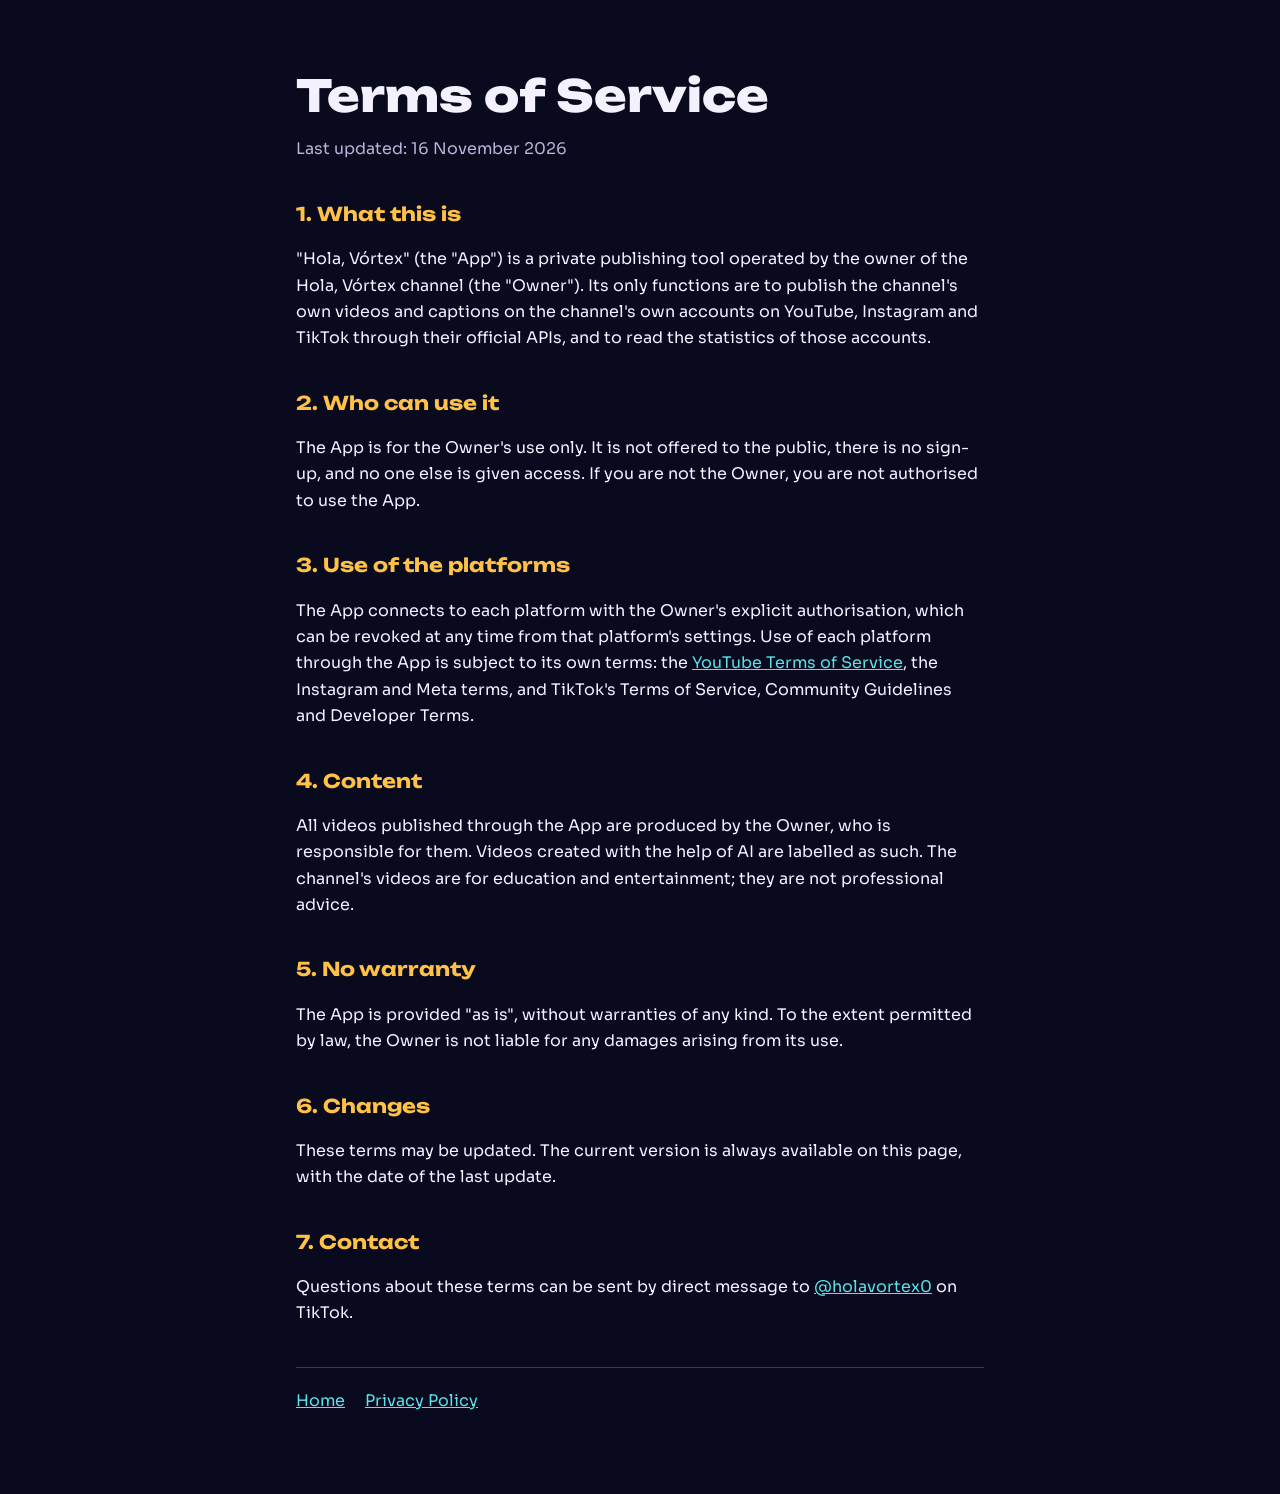
<file: terms.html>
<!doctype html>
<html lang="en">
<head>
<meta charset="utf-8">
<meta name="viewport" content="width=device-width, initial-scale=1">
<title>Terms of Service · Hola, Vórtex</title>
<link href="https://fonts.googleapis.com/css2?family=Unbounded:wght@600;800&family=Sora:wght@400;600&display=swap" rel="stylesheet">
<link rel="stylesheet" href="estilo.css">
</head>
<body>
<main>
<h1>Terms of Service</h1>
<p class="sub">Last updated: 16 November 2026</p>

<h2>1. What this is</h2>
<p>"Hola, Vórtex" (the "App") is a private publishing tool operated by the owner of the Hola, Vórtex channel (the "Owner"). Its only functions are to publish the channel's own videos and captions on the channel's own accounts on YouTube, Instagram and TikTok through their official APIs, and to read the statistics of those accounts.</p>

<h2>2. Who can use it</h2>
<p>The App is for the Owner's use only. It is not offered to the public, there is no sign-up, and no one else is given access. If you are not the Owner, you are not authorised to use the App.</p>

<h2>3. Use of the platforms</h2>
<p>The App connects to each platform with the Owner's explicit authorisation, which can be revoked at any time from that platform's settings. Use of each platform through the App is subject to its own terms: the <a href="https://www.youtube.com/t/terms">YouTube Terms of Service</a>, the Instagram and Meta terms, and TikTok's Terms of Service, Community Guidelines and Developer Terms.</p>

<h2>4. Content</h2>
<p>All videos published through the App are produced by the Owner, who is responsible for them. Videos created with the help of AI are labelled as such. The channel's videos are for education and entertainment; they are not professional advice.</p>

<h2>5. No warranty</h2>
<p>The App is provided "as is", without warranties of any kind. To the extent permitted by law, the Owner is not liable for any damages arising from its use.</p>

<h2>6. Changes</h2>
<p>These terms may be updated. The current version is always available on this page, with the date of the last update.</p>

<h2>7. Contact</h2>
<p>Questions about these terms can be sent by direct message to <a href="https://www.tiktok.com/@holavortex0">@holavortex0</a> on TikTok.</p>

<nav>
<a href="index.html">Home</a>
<a href="privacy.html">Privacy Policy</a>
</nav>
</main>
</body>
</html>
</file>
<file: sitio.css>
:root{--void:#0A0A1F;--indigo:#1B1747;--amber:#FFC247;--cyan:#5CE1E6;--moon:#F4F1FF;--mute:#B9B4D9;--line:#3A3570}
*{box-sizing:border-box}
html{scroll-behavior:smooth}
body{margin:0;background:linear-gradient(180deg,rgba(10,10,31,0) 0,rgba(10,10,31,.35) 420px,var(--void) 820px) no-repeat,url(img/3d/cielo.jpg) top center/max(100%,1280px) auto no-repeat,var(--void);color:var(--moon);font-family:Sora,system-ui,sans-serif;line-height:1.6}
main{max-width:980px;margin:0 auto;padding:0 16px 56px}
a{color:var(--cyan)}
h1,h2,h3{font-family:Unbounded,system-ui,sans-serif;font-weight:800;line-height:1.15;margin:0}
h1{font-size:clamp(34px,9vw,60px)}h1 span{color:var(--amber)}
h2{font-size:clamp(22px,5vw,30px);margin:52px 0 6px}
h3{font-size:18px}
.intro{color:var(--mute);margin:6px 0 18px}
header{text-align:center;padding:32px 0 8px}
header img{width:min(280px,72vw);height:auto;aspect-ratio:1;display:block;margin:-10px auto -18px}
header p{font-size:18px;max-width:34em;margin:12px auto 20px}
.botones{display:flex;flex-wrap:wrap;gap:10px;justify-content:center}
.boton{display:inline-flex;align-items:center;min-height:48px;padding:10px 20px;border-radius:999px;border:2px solid var(--line);color:var(--moon);text-decoration:none;font-weight:700;font-size:15px}
.boton.si{background:var(--amber);border-color:var(--amber);color:#1B1030}
.boton:hover{border-color:var(--cyan)}
.proxima{margin-top:30px;border:2px solid var(--amber);border-radius:22px;background:var(--indigo);padding:18px 20px;text-align:center}
.proxima small{color:var(--cyan);font-weight:700;letter-spacing:.08em;text-transform:uppercase}
.proxima b{display:block;font-family:Unbounded,system-ui,sans-serif;font-size:22px;margin:6px 0}
.rejilla{display:grid;grid-template-columns:repeat(auto-fit,minmax(280px,1fr));gap:16px;margin-top:16px}
.cita{background:var(--indigo);border:1px solid var(--line);border-radius:20px;padding:18px;display:flex;flex-direction:column;gap:10px}
.cita.destacada{border-color:var(--amber)}
.cita .cab{display:flex;gap:12px;align-items:center}
.cita .cab img{width:72px;height:72px;flex:none;margin:-4px -4px -4px -8px}
.cita time{color:var(--amber);font-weight:700;font-size:14px;display:block}
.cita p{margin:0;font-size:15px}
.cita dl{margin:0;display:grid;grid-template-columns:auto 1fr;gap:2px 12px;font-size:14px;border-top:1px solid var(--line);padding-top:10px}
.cita dt{color:var(--mute)}
.cita dd{margin:0}
.cita .boton{justify-content:center;min-height:44px;margin-top:auto}
.fuentes{font-size:13px;color:var(--mute)}
.caja-cal,.juego{margin-top:20px;background:var(--indigo);border:1px solid var(--line);border-radius:22px;padding:22px;text-align:center}
.juego{background:linear-gradient(150deg,#2A2168,#140F3A);border-color:var(--cyan);margin-top:16px}
.juego img{width:190px;height:190px}
.videos{display:grid;grid-template-columns:repeat(auto-fill,minmax(150px,1fr));gap:16px;margin-top:16px;align-items:start}
.video{background:var(--indigo);border:1px solid var(--line);border-radius:16px;overflow:hidden}
.video img{width:100%;height:auto;aspect-ratio:9/16;object-fit:cover;display:block}
.video div{padding:10px 12px 14px}
.video b{display:block;font-size:14px;line-height:1.35;margin-bottom:6px}
.video summary{cursor:pointer;font-size:13px;color:var(--cyan);padding:4px 0}
.video ul{margin:6px 0 0;padding-left:16px;font-size:12.5px;overflow-wrap:anywhere}
.filtros{display:flex;flex-wrap:wrap;gap:8px;margin-top:12px}
.filtros button{font:600 14px Sora,system-ui,sans-serif;color:var(--moon);background:none;border:1px solid var(--line);border-radius:999px;padding:8px 14px;min-height:40px;cursor:pointer}
.filtros button[aria-pressed=true]{background:var(--cyan);color:#0A0A1F;border-color:var(--cyan)}
footer{margin-top:52px;border-top:1px solid var(--line);padding-top:20px;color:var(--mute);font-size:14px;text-align:center}
[hidden]{display:none!important}
.cita h3 a{color:inherit;text-decoration:none}
.cita h3 a:hover{color:var(--cyan)}
.articulo{max-width:680px;margin:0 auto;padding-top:20px}
.articulo h1{font-size:clamp(24px,6vw,36px);margin:8px 0 14px}
.articulo h2{font-size:19px;margin:28px 0 4px}
.articulo p{margin:8px 0}
.articulo .cita{margin:18px 0}
.articulo .cita b{display:block}
.articulo .botones{justify-content:flex-start;margin-top:20px}
.aviso{border:1px solid var(--amber);border-radius:12px;padding:10px 14px}
</file>
<file: juego/juego.css>
:root{--void:#0A0A1F;--indigo:#1B1747;--violet:#7B5CFF;--amber:#FFC247;--cyan:#5CE1E6;--moon:#F4F1FF;--mute:#B9B4D9;--coral:#FF7A9C;--line:#3A3570;--panel:#14113A}
*{box-sizing:border-box;-webkit-tap-highlight-color:transparent}
html,body{margin:0;height:100%;background:var(--void);color:var(--moon);font-family:Sora,system-ui,sans-serif;overflow:hidden;touch-action:none;user-select:none;-webkit-user-select:none}
canvas{position:fixed;inset:0;width:100%;height:100%;display:block}
body.demo canvas{left:50%;top:0;transform:translateX(-50%);width:auto;height:100%;aspect-ratio:9/16}
/* sin desenfoque de fondo: en móvil cuesta muchos fotogramas */
.pantalla{position:fixed;inset:0;display:flex;align-items:flex-start;justify-content:center;padding:max(14px,env(safe-area-inset-top)) max(14px,env(safe-area-inset-right)) max(18px,env(safe-area-inset-bottom)) max(14px,env(safe-area-inset-left));background:rgba(10,10,31,.9);overflow-y:auto;-webkit-overflow-scrolling:touch;touch-action:pan-y}
.pantalla.opaca{background:radial-gradient(circle at 50% 38%,#241D5E 0,#0A0A1F 70%);align-items:center}
.pantalla[hidden]{display:none}
.tarjeta{width:100%;max-width:440px;background:linear-gradient(180deg,#221C58 0,var(--indigo) 140px);border:1px solid var(--line);border-radius:26px;padding:16px 16px 20px;text-align:center;margin:auto;box-shadow:0 1px 0 rgba(255,255,255,.07) inset,0 24px 60px rgba(0,0,0,.45)}
.tarjeta.ancha{max-width:560px}
h1{font-family:Unbounded,system-ui,sans-serif;font-weight:800;font-size:clamp(24px,7.4vw,32px);line-height:1.05;margin:4px 0 6px}
h1 span{color:var(--amber)}
h2{font-family:Unbounded,system-ui,sans-serif;font-size:13px;letter-spacing:.06em;color:var(--cyan);margin:20px 0 8px;text-transform:uppercase;text-align:left}
p{margin:8px 0;line-height:1.45}
.sub{color:var(--mute);font-size:14px}
.mascota{width:112px;height:112px;display:block;margin:2px auto 0;animation:flota 3.4s ease-in-out infinite;filter:drop-shadow(0 8px 18px rgba(123,92,255,.35))}
@keyframes flota{50%{transform:translateY(-6px) rotate(-2deg)}}
button,.boton{font:inherit;font-weight:700;font-size:16px;border-radius:14px;padding:12px 16px;min-height:48px;border:1px solid var(--line);background:transparent;color:var(--moon);cursor:pointer}
button.si{background:linear-gradient(180deg,#FFD36E,var(--amber) 55%,#F2A920);border-color:#FFD36E;color:#1a1300;width:100%;font-size:19px;box-shadow:0 4px 0 #A8730A,0 10px 24px rgba(255,194,71,.25);position:relative;overflow:hidden}
button.si:active:not(:disabled){transform:translateY(3px);box-shadow:0 1px 0 #A8730A}
button.brilla::after{content:"";position:absolute;top:0;bottom:0;left:-60%;width:40%;background:linear-gradient(100deg,transparent,rgba(255,255,255,.55),transparent);transform:skewX(-20deg);animation:destello 3.2s ease-in-out infinite}
@keyframes destello{0%,55%{left:-60%}85%,100%{left:130%}}
button:not(.si):not(:disabled):hover{border-color:#5A52A8}
button:disabled{opacity:.45}
button:active:not(:disabled){transform:scale(.97)}
.fila{display:flex;gap:10px;margin-top:12px}
.fila>*{flex:1}
ol,ul{list-style:none;padding:0;margin:0;text-align:left;font-size:15px}
ol li{display:flex;justify-content:space-between;gap:8px;padding:7px 10px;border-radius:10px}
ol li:nth-child(odd){background:rgba(255,255,255,.04)}
ol li.yo{background:rgba(255,194,71,.18);color:var(--amber);font-weight:700}
ol li b{font-variant-numeric:tabular-nums}
.vacio{color:var(--mute);font-size:14px;text-align:center;padding:8px}
.puntos{font-family:Unbounded,system-ui,sans-serif;font-weight:800;font-size:52px;color:var(--amber);line-height:1;margin:6px 0}
.comido{color:var(--mute);font-size:14px}
label{display:block;text-align:left;font-size:14px;color:var(--mute);margin:16px 0 6px}
input{width:100%;font:inherit;font-size:18px;padding:12px 14px;border-radius:12px;border:1px solid var(--line);background:#0E0C2A;color:var(--moon)}
input:focus,button:focus-visible{outline:2px solid var(--cyan);outline-offset:2px}
.msg{min-height:22px;font-size:14px;margin-top:8px;color:var(--cyan)}
.msg.error{color:var(--coral)}
.pie{margin-top:16px;font-size:12.5px;color:var(--mute)}
.pie a{color:var(--cyan)}
#sonido{position:fixed;top:max(10px,env(safe-area-inset-top));right:10px;z-index:5;min-height:44px;min-width:44px;padding:8px;border-radius:12px;background:rgba(27,23,71,.8)}
#sonido svg{width:24px;height:24px;display:block}
body.demo #sonido,body.en-menu #sonido{display:none}

/* nivel, experiencia y polvo */
.estado{display:flex;align-items:center;gap:8px;margin-bottom:8px}
.chip{flex:none;font-family:Unbounded,system-ui,sans-serif;font-size:12px;font-weight:800;padding:6px 10px;border-radius:999px;background:var(--panel);border:1px solid var(--line);font-variant-numeric:tabular-nums;white-space:nowrap}
.chip.nivel{color:var(--cyan);border-color:var(--cyan)}
.chip.polvo{color:var(--amber);border-color:var(--amber)}
.chip.polvo::before{content:"✦ "}
.xp{position:relative;flex:1;height:18px;border-radius:999px;background:#0E0C2A;border:1px solid var(--line);overflow:hidden}
.xp.sola{height:10px;margin:4px 0 6px}
.xp i{position:absolute;inset:0 auto 0 0;width:0;background:linear-gradient(90deg,var(--violet),var(--cyan));border-radius:999px;transition:width .9s cubic-bezier(.2,.8,.2,1)}
.xp b{position:absolute;inset:0;font-size:10.5px;line-height:17px;font-weight:700;color:var(--moon);text-shadow:0 1px 2px #000}

/* inicio */
.diario{width:100%;margin-top:10px;border-color:var(--cyan);color:var(--cyan);background:rgba(92,225,230,.1);animation:late 1.6s ease-in-out infinite}
@keyframes late{50%{box-shadow:0 0 0 6px rgba(92,225,230,.12)}}
.menu{display:grid;grid-template-columns:repeat(3,1fr);gap:8px;margin-top:12px}
.menu button{display:flex;flex-direction:column;align-items:center;gap:2px;padding:10px 4px 9px;font-size:15px;background:linear-gradient(180deg,#1E1950,var(--panel));box-shadow:0 3px 0 #0B0926}
.menu button:active{transform:translateY(2px);box-shadow:0 1px 0 #0B0926}
.ic-menu{width:44px;height:44px;object-fit:contain;margin-bottom:2px}
.menu small{font-size:11px;font-weight:600;color:var(--mute)}
.menu small.aviso{color:var(--amber)}
.misiones li{display:grid;grid-template-columns:1fr auto;gap:2px 8px;align-items:center;padding:8px 10px;border-radius:10px;background:rgba(255,255,255,.04);margin-bottom:6px;font-size:14px}
.misiones li .premio{color:var(--amber);font-weight:700;font-size:13px;white-space:nowrap}
.misiones li .barra{grid-column:1/-1;height:5px;border-radius:9px;background:#0E0C2A;overflow:hidden}
.misiones li .barra i{display:block;height:100%;background:var(--cyan)}
.misiones li.hecha{color:var(--mute)}
.misiones li.hecha .barra i{background:var(--amber)}

/* cabecera de las pantallas secundarias */
.cabecera{display:flex;align-items:center;gap:8px;margin-bottom:6px}
.cabecera h1{flex:1;text-align:left;margin:0;font-size:24px}
.volver{min-height:44px;min-width:44px;padding:6px 10px;font-size:20px}

/* tienda */
.oferta{--c:#B9B4D9;display:grid;grid-template-columns:96px 1fr;gap:4px 12px;align-items:center;text-align:left;padding:12px;border-radius:18px;background:radial-gradient(circle at 48px 50%,color-mix(in srgb,var(--c) 22%,transparent),transparent 70px),var(--panel);border:1px solid var(--line);margin-top:10px}
.oferta .cofre-img{grid-row:1/4;width:96px;height:96px;animation:flota 3s ease-in-out infinite}
.oferta:nth-child(2) .cofre-img{animation-delay:-1s}.oferta:nth-child(3) .cofre-img{animation-delay:-2s}
.oferta h3{margin:0;font-family:Unbounded,system-ui,sans-serif;font-size:15px}
.oferta .prob{font-size:11.5px;color:var(--mute);line-height:1.35}
.oferta .prob b{font-weight:700}
.oferta button{grid-column:2;min-height:44px;padding:8px 12px;font-size:15px;border-color:var(--amber);color:var(--amber)}
.oferta button.tengo{background:var(--amber);color:#1a1300}


.escena{width:100%;max-width:400px;text-align:center;margin:auto}
.toca{color:var(--mute);font-size:15px;min-height:22px;margin:14px 0}

/* cartas */
.carta{--r:#B9B4D9;position:relative;background:#14113A;background:linear-gradient(160deg,color-mix(in srgb,var(--r) 22%,#14113A),#14113A 60%);border:2px solid var(--r);border-radius:18px;padding:10px 8px;text-align:center;overflow:hidden}
.carta img{display:block;width:100%;aspect-ratio:1;object-fit:contain}
.carta .rz{font-size:10px;font-weight:800;letter-spacing:.08em;text-transform:uppercase;color:var(--r)}
.carta .nm{font-family:Unbounded,system-ui,sans-serif;font-size:11px;font-weight:600;line-height:1.2;margin-top:2px}
.carta.falta{--r:#3A3570;background:#100E30}
.carta.falta img{filter:brightness(0) invert(.22)}
.carta.falta .nm{color:var(--mute)}
.carta .x{position:absolute;top:5px;right:7px;font-size:10px;font-weight:800;color:var(--mute)}
.carta.grande{width:min(78vw,300px);margin:0 auto;padding:16px 14px 18px;animation:sale .45s cubic-bezier(.2,1.5,.4,1)}
.carta.grande::before{content:"";position:absolute;inset:-40%;background:radial-gradient(circle,color-mix(in srgb,var(--r) 45%,transparent) 0,transparent 55%);animation:gira 6s linear infinite;pointer-events:none}
.carta.grande>*{position:relative}
.carta.grande img{width:70%;margin:0 auto}
.carta.grande .rz{font-size:13px}
.carta.grande .nm{font-size:20px;font-weight:800}
.carta.grande .dato{font-size:14.5px;line-height:1.4;color:var(--moon);margin:8px 0 0}
.carta.grande .nuevo{display:inline-block;margin-top:10px;padding:4px 12px;border-radius:999px;background:var(--r);color:#12102E;font-weight:800;font-size:13px}
.carta.grande .rep{display:inline-block;margin-top:10px;color:var(--amber);font-weight:700;font-size:14px}
@keyframes sale{0%{transform:scale(.3) rotate(-8deg);opacity:0}}
@keyframes gira{to{transform:rotate(360deg)}}
.resumen{display:grid;grid-template-columns:repeat(3,1fr);gap:8px;margin-top:6px}
.resumen p{grid-column:1/-1;margin:6px 0 0;font-size:14px;color:var(--cyan)}

.rejilla{display:grid;grid-template-columns:repeat(auto-fill,minmax(86px,1fr));gap:8px}
.rejilla .carta{padding:8px 6px;cursor:pointer}
.rejilla.skins .carta.puesta{box-shadow:0 0 0 3px var(--amber)}
.rejilla.skins .carta .rz{color:var(--mute);text-transform:none;letter-spacing:0;font-size:10.5px;font-weight:700}
.rejilla.skins .carta.puesta .rz{color:var(--amber)}
.cat{display:flex;justify-content:space-between;align-items:baseline}
.cat small{font-size:12px;color:var(--mute);font-weight:700}

.opciones{display:flex;flex-wrap:wrap;gap:8px}
.opciones button{flex:1 1 44%;min-height:44px;padding:8px 10px;font-size:14px;background:var(--panel)}
.opciones button.puesta{border-color:var(--amber);color:var(--amber)}
.habilidades li{display:grid;grid-template-columns:40px 1fr auto;gap:2px 10px;align-items:center;padding:8px 10px;border-radius:12px;background:var(--panel);margin-bottom:6px;font-size:14px}
.habilidades li .ic{grid-row:1/3;font-size:26px;text-align:center}
.habilidades li b{font-size:15px}
.habilidades li small{grid-column:2;color:var(--mute);font-size:12.5px;line-height:1.3}
.habilidades li .nv{grid-row:1/3;grid-column:3;font-size:12px;font-weight:800;color:var(--cyan);white-space:nowrap}
.habilidades li.bloq{opacity:.55}
.habilidades li.bloq .nv{color:var(--mute)}

/* fin de partida */
.ganado{margin:12px 0 4px;padding:10px;border-radius:16px;background:var(--panel);border:1px solid var(--line)}
.ganado .estado{margin:0}
.premios li{display:flex;gap:8px;align-items:baseline;padding:6px 4px 0;font-size:14px}
.premios li b{color:var(--amber);white-space:nowrap}
.premios li.sube{font-family:Unbounded,system-ui,sans-serif;font-size:15px;color:var(--cyan);padding-top:10px}
@media (prefers-reduced-motion:reduce){*{animation:none!important;transition:none!important}}

/* ---------- transiciones ---------- */
.pantalla.aparece>.tarjeta{animation:entra-pant .28s cubic-bezier(.2,.8,.2,1)}
@keyframes entra-pant{from{opacity:0;transform:translateY(14px) scale(.985)}}

/* ---------- barra de perfil e inicio ---------- */
.barra-sup{display:flex;align-items:center;gap:8px;margin-bottom:10px}
.perfil{flex:1;display:flex;align-items:center;gap:10px;min-height:52px;padding:6px 12px 6px 6px;text-align:left;background:var(--panel);border-radius:999px}
.perfil img{width:40px;height:40px;border-radius:50%;background:#0E0C2A;flex:none}
.perfil span{display:flex;flex-direction:column;min-width:0}
.perfil b{font-size:15px;white-space:nowrap;overflow:hidden;text-overflow:ellipsis}
.perfil small{font-size:11.5px;font-weight:600;color:var(--cyan)}
.perfil.conectado small{color:var(--mute)}
.aviso-cuenta{display:flex;flex-direction:column;gap:2px;width:100%;margin-top:10px;text-align:left;padding:12px 14px;border:1px dashed var(--cyan);background:rgba(92,225,230,.08);border-radius:16px}
.aviso-cuenta b{color:var(--cyan);font-size:15px}
.aviso-cuenta span{font-size:13px;font-weight:600;color:var(--mute)}

/* ---------- cuenta ---------- */
.pestanas{display:grid;grid-template-columns:1fr 1fr;gap:4px;padding:4px;border-radius:14px;background:#0E0C2A;margin:6px 0 4px}
.pestanas button{min-height:42px;border:0;border-radius:10px;font-size:15px;color:var(--mute)}
.pestanas button[aria-selected=true]{background:var(--violet);color:#fff}
.formulario{text-align:left}
.formulario .sub{margin:10px 0 2px}
.formulario button[type=submit]{width:100%;margin-top:16px}
.con-ojo{position:relative}
.con-ojo input{padding-right:84px}
.ojo{position:absolute;right:6px;top:50%;transform:translateY(-50%);min-height:36px;padding:4px 10px;font-size:13px;border-radius:10px}
.fuerza{height:5px;border-radius:9px;background:#0E0C2A;margin-top:6px;overflow:hidden}
.fuerza i{display:block;height:100%;width:0;transition:width .25s,background .25s}
.check{display:flex;gap:10px;align-items:flex-start;color:var(--moon);font-size:13.5px;line-height:1.4;margin-top:16px;cursor:pointer}
.check input{width:22px;height:22px;flex:none;margin:1px 0 0;accent-color:var(--amber)}
.check a{color:var(--cyan)}
.enlace{display:block;margin:10px auto 0;border:0;min-height:40px;font-size:14px;color:var(--cyan);text-decoration:underline;font-weight:600}
.ficha{display:flex;align-items:center;gap:14px;text-align:left;padding:12px;border-radius:18px;background:var(--panel);margin-top:6px}
.ficha img{width:72px;height:72px}
.ficha b{display:block;font-family:Unbounded,system-ui,sans-serif;font-size:22px}
.ficha small{color:var(--mute);font-size:13px}
.cifras{display:grid;grid-template-columns:repeat(4,1fr);gap:6px;margin-top:8px}
.cifras div{padding:10px 4px;border-radius:14px;background:var(--panel);display:flex;flex-direction:column}
.cifras b{font-family:Unbounded,system-ui,sans-serif;font-size:16px;color:var(--amber);font-variant-numeric:tabular-nums}
.cifras small{font-size:11px;color:var(--mute);font-weight:600}
.sincro{font-size:13px;margin:12px 0}
.ajuste{text-align:left;border:1px solid var(--line);border-radius:14px;padding:0 12px;margin-top:8px}
.ajuste summary{cursor:pointer;min-height:46px;display:flex;align-items:center;font-weight:700;font-size:15px;list-style:none}
.ajuste summary::after{content:"›";margin-left:auto;font-size:20px;transition:transform .2s}
.ajuste[open] summary::after{transform:rotate(90deg)}
.ajuste .formulario{padding-bottom:12px}
.ajuste.peligro summary{color:var(--coral)}
button.ancho{width:100%;margin-top:8px}
button.borrar{border-color:var(--coral);color:var(--coral)}
.codigo{font-family:ui-monospace,Menlo,Consolas,monospace;font-size:clamp(18px,6vw,24px);font-weight:800;letter-spacing:.06em;color:var(--amber);background:#0E0C2A;border:2px dashed var(--amber);border-radius:16px;padding:16px 10px;margin:14px 0 4px;user-select:all;-webkit-user-select:all}
.codigo-in{font-family:ui-monospace,Menlo,Consolas,monospace;text-transform:uppercase;letter-spacing:.05em}
.guardado-cuenta{margin:12px 0 0;padding:10px 12px;border-radius:12px;background:rgba(92,225,230,.1);color:var(--cyan);font-size:14px;font-weight:600}

/* ---------- escena del cofre ---------- */
.escena-cofre{padding:0;overflow:hidden;align-items:stretch;background:radial-gradient(circle at 50% 42%,#2A2170 0,#120E38 45%,#06061A 100%)}
.escena-cofre:focus{outline:none}
#cofre-fx{position:absolute;inset:0;width:100%;height:100%;pointer-events:none}
.cofre-ui{position:relative;z-index:1;flex:1;display:flex;flex-direction:column;align-items:center;padding:max(16px,env(safe-area-inset-top)) 16px max(18px,env(safe-area-inset-bottom));min-height:100%;will-change:transform}
.cofre-cab{display:flex;flex-direction:column;align-items:center;gap:2px;min-height:52px;padding-top:44px}
#cofre-nombre{font-family:Unbounded,system-ui,sans-serif;font-weight:800;font-size:20px;letter-spacing:.02em;text-shadow:0 2px 12px rgba(0,0,0,.6)}
#cofre-cuenta{font-size:13px;font-weight:700;color:var(--mute);font-variant-numeric:tabular-nums}
.cofre-zona{flex:1;display:flex;align-items:center;justify-content:center;width:100%;perspective:1100px;min-height:300px}
.escena-cofre .toca{position:relative;z-index:1;font-weight:700;color:var(--moon);text-shadow:0 2px 10px rgba(0,0,0,.8);min-height:24px;margin:8px 0}
.toca.late{animation:late-txt 1.4s ease-in-out infinite}
@keyframes late-txt{50%{opacity:.45;transform:scale(.97)}}
.saltar{position:absolute;z-index:2;top:max(12px,env(safe-area-inset-top));right:12px;min-height:40px;padding:6px 14px;font-size:14px;border-radius:999px;background:rgba(10,10,31,.55);border-color:rgba(255,255,255,.18)}
.cofre-pila{display:flex;gap:6px;justify-content:center;min-height:16px;margin-bottom:6px}
.cofre-pila span{width:12px;height:16px;border-radius:3px;background:var(--r);box-shadow:0 0 10px var(--r);animation:sale .3s ease-out}

/* carta que gira: dos caras en la misma celda */
.carta3d{--r:#B9B4D9;display:grid;width:min(74vw,290px);transform-style:preserve-3d;transition:transform .55s cubic-bezier(.3,1.25,.5,1);position:relative}
.carta3d .cara{grid-area:1/1;backface-visibility:hidden;-webkit-backface-visibility:hidden}
.carta3d .frente{transform:rotateY(180deg);width:100%;margin:0;animation:none}
.carta3d.volteada{transform:rotateY(180deg)}
.carta3d.entra{animation:emerge .55s cubic-bezier(.2,1.3,.4,1)}
@keyframes emerge{0%{transform:translateY(38vh) scale(.15) rotate(-12deg);opacity:0}60%{opacity:1}}
.carta3d.guarda{transition:transform .35s ease-in,opacity .35s;transform:rotateY(180deg) translateY(36vh) scale(.12)!important;opacity:0}
.dorso{border-radius:18px;border:3px solid #7B5CFF;background:repeating-linear-gradient(45deg,rgba(255,255,255,.035) 0 10px,transparent 10px 20px),radial-gradient(circle at 50% 40%,#3A2F86,#15103F 75%);display:flex;align-items:center;justify-content:center;min-height:min(104vw,400px);box-shadow:0 18px 40px rgba(0,0,0,.5)}
.dorso-marco{display:flex;flex-direction:column;align-items:center;gap:12px;padding:24px;border:2px solid rgba(255,255,255,.12);border-radius:14px;width:calc(100% - 28px);height:calc(100% - 28px);justify-content:center}
.dorso img{width:46%;filter:drop-shadow(0 0 16px rgba(123,92,255,.7))}
.dorso span{font-family:Unbounded,system-ui,sans-serif;font-weight:800;font-size:13px;letter-spacing:.12em;color:var(--mute)}
.carta3d.presagio .dorso{border-color:var(--r);animation:presagio .9s ease-in-out infinite;box-shadow:0 0 0 3px color-mix(in srgb,var(--r) 35%,transparent),0 0 46px var(--r)}
.carta3d.presagio{animation:emerge .55s cubic-bezier(.2,1.3,.4,1),tiembla-carta 1.8s .6s ease-in-out infinite}
@keyframes presagio{50%{box-shadow:0 0 0 6px color-mix(in srgb,var(--r) 25%,transparent),0 0 80px var(--r)}}
@keyframes tiembla-carta{0%,70%,100%{transform:rotate(0)}76%{transform:rotate(-3deg)}82%{transform:rotate(3deg)}88%{transform:rotate(-2deg)}94%{transform:rotate(1deg)}}
.carta3d .frente{box-shadow:0 18px 44px rgba(0,0,0,.55),0 0 36px color-mix(in srgb,var(--r) 45%,transparent)}
.carta3d.epica .frente{box-shadow:0 0 0 3px var(--r),0 0 70px var(--r),0 18px 44px rgba(0,0,0,.5)}
.carta3d.epica .frente::after{content:"";position:absolute;inset:0;background:linear-gradient(115deg,transparent 30%,rgba(255,255,255,.45) 45%,transparent 60%);background-size:250% 100%;animation:holo 2.4s ease-in-out infinite;pointer-events:none;mix-blend-mode:overlay}
@keyframes holo{0%{background-position:120% 0}100%{background-position:-120% 0}}
.carta3d.es-nueva .nuevo{animation:sello .5s .3s cubic-bezier(.2,1.8,.4,1) both}
@keyframes sello{0%{transform:scale(2.4) rotate(-12deg);opacity:0}100%{transform:scale(1) rotate(-4deg);opacity:1}}

/* resumen final */
.cofre-resumen-caja{position:absolute;inset:0;display:flex;flex-direction:column;align-items:center;justify-content:center;padding:max(20px,env(safe-area-inset-top)) 16px max(20px,env(safe-area-inset-bottom));z-index:3}
.cofre-resumen-caja[hidden]{display:none}
.titulo-final{text-align:center;color:var(--moon);font-size:16px;margin:0 0 14px}
.resumen{display:grid;gap:10px;justify-content:center;width:100%}
.resumen .carta.en-resumen{animation:cae-carta .5s cubic-bezier(.2,1.4,.4,1) both;cursor:default;position:relative}
.resumen .carta.es-nueva{box-shadow:0 0 0 2px var(--r),0 0 24px color-mix(in srgb,var(--r) 60%,transparent)}
.resumen .chapa{position:absolute;top:6px;left:50%;transform:translateX(-50%) rotate(-4deg);background:var(--r);color:#12102E;font-size:9.5px;font-weight:800;padding:2px 7px;border-radius:999px;letter-spacing:.06em}
@keyframes cae-carta{0%{opacity:0;transform:translateY(-30px) scale(.7) rotate(-6deg)}}
.resumen-txt{display:flex;flex-wrap:wrap;gap:6px;justify-content:center;margin:14px 0 4px}
.resumen-txt span{font-size:13px;font-weight:700;padding:6px 10px;border-radius:999px;background:rgba(255,255,255,.07);color:var(--moon)}
.resumen-txt .polvo{color:var(--amber)}
.resumen-txt .skin{color:var(--coral);background:rgba(255,122,156,.12)}
.cofre-resumen-caja .fila{width:100%;max-width:380px;margin-top:14px}
.cofre-resumen-caja button:not(.si){background:rgba(20,17,58,.92)}
@media (prefers-reduced-motion:reduce){.carta3d{transition:none}}

/* ---------- fin de partida: récord y contador ---------- */
.puntos.pop{animation:pop .35s cubic-bezier(.2,1.8,.4,1)}
@keyframes pop{40%{transform:scale(1.18)}}
.record{display:inline-block;margin:2px 0 6px;padding:6px 14px;border-radius:999px;background:linear-gradient(90deg,var(--coral),var(--amber));color:#1a1300;font-family:Unbounded,system-ui,sans-serif;font-weight:800;font-size:14px;animation:sello .5s cubic-bezier(.2,1.8,.4,1) both,late-rec 1.6s .6s ease-in-out infinite}
.record[hidden]{display:none}
@keyframes late-rec{50%{box-shadow:0 0 0 8px rgba(255,194,71,.18)}}
.aviso-cuenta[hidden]{display:none}
</file>
<file: estilo.css>
:root{--void:#0A0A1F;--indigo:#1B1747;--amber:#FFC247;--cyan:#5CE1E6;--moon:#F4F1FF;--mute:#B9B4D9}
*{box-sizing:border-box}
body{margin:0;background:var(--void);color:var(--moon);font-family:Sora,system-ui,sans-serif;line-height:1.65}
main{max-width:720px;margin:0 auto;padding:48px 16px 80px}
img.avatar{width:120px;height:120px;border-radius:50%;display:block}
h1{font-family:Unbounded,system-ui,sans-serif;font-weight:800;font-size:clamp(28px,6vw,44px);line-height:1.1;margin:24px 0 8px}
h2{font-family:Unbounded,system-ui,sans-serif;font-size:19px;margin:36px 0 8px;color:var(--amber)}
p,li{color:var(--moon)}
.sub{color:var(--mute)}
a{color:var(--cyan)}
nav{margin-top:40px;padding-top:20px;border-top:1px solid #3A3570;display:flex;gap:20px;flex-wrap:wrap}
</file>
